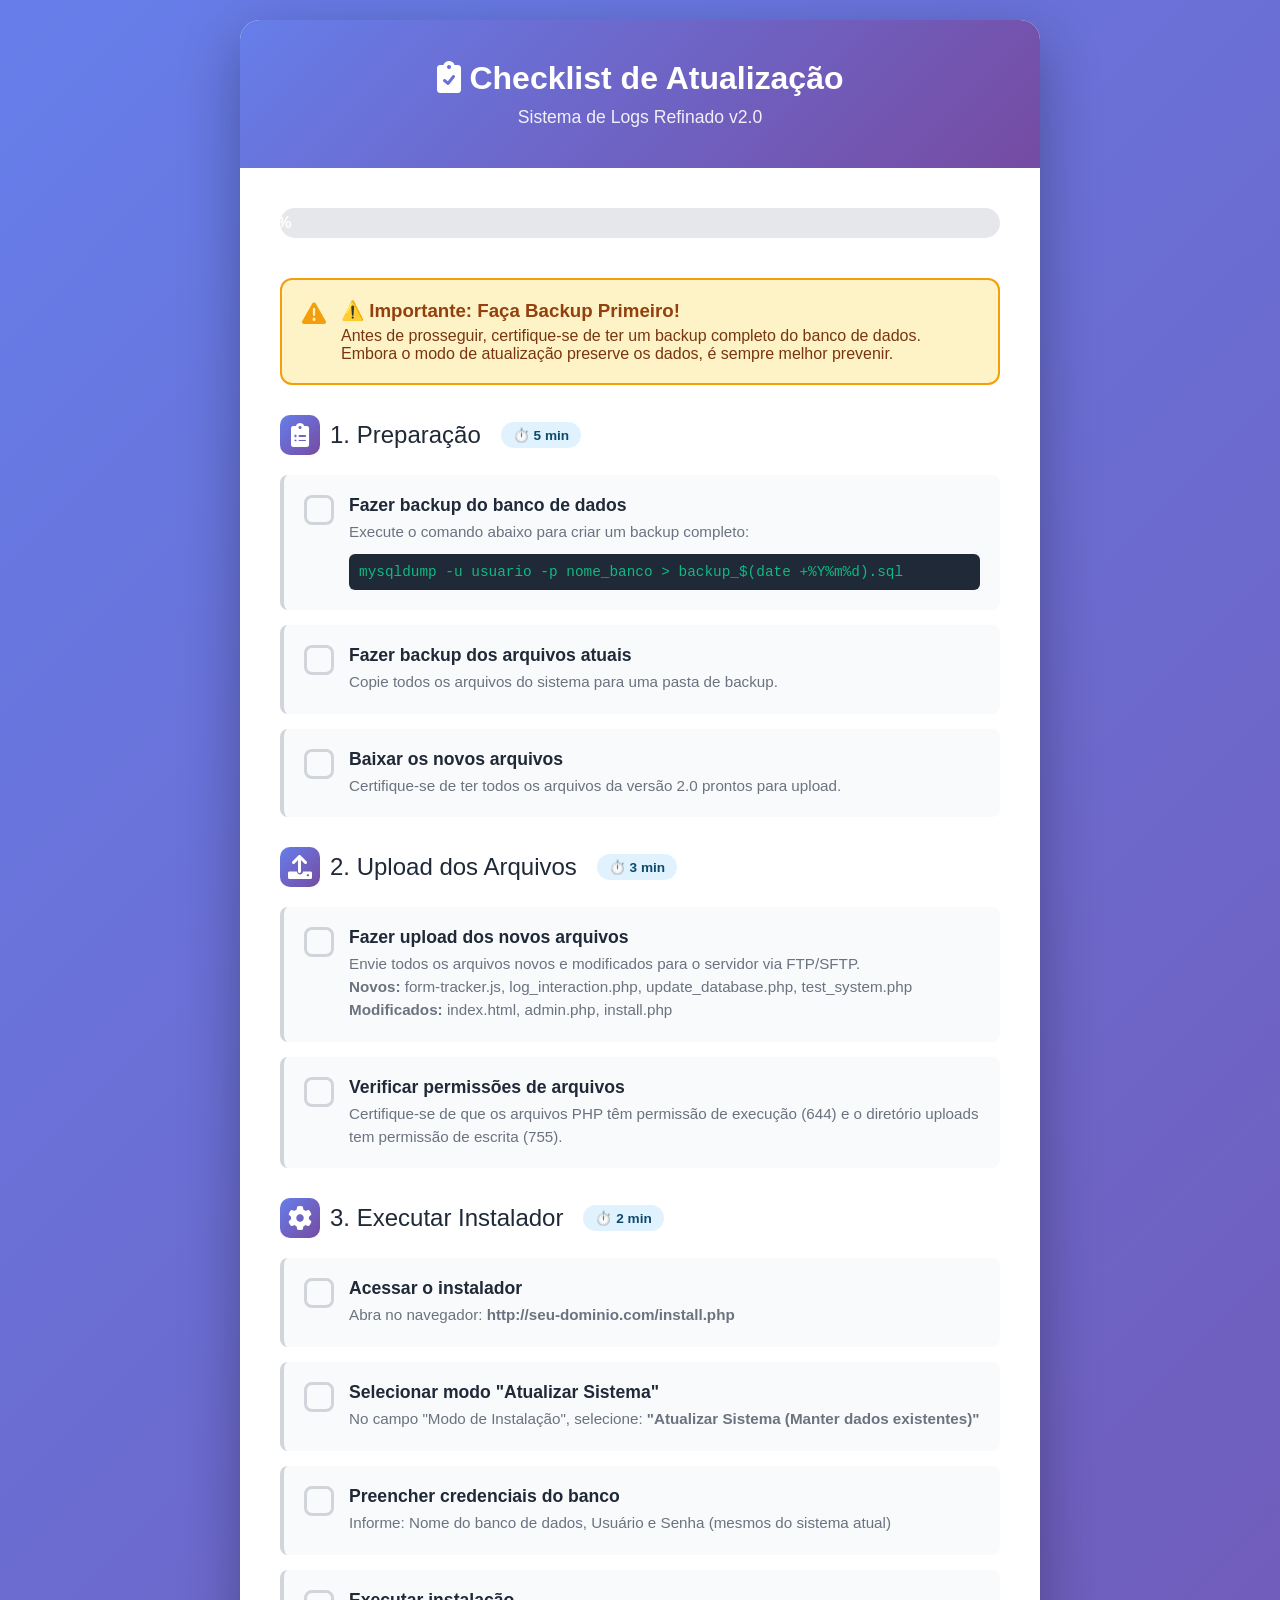
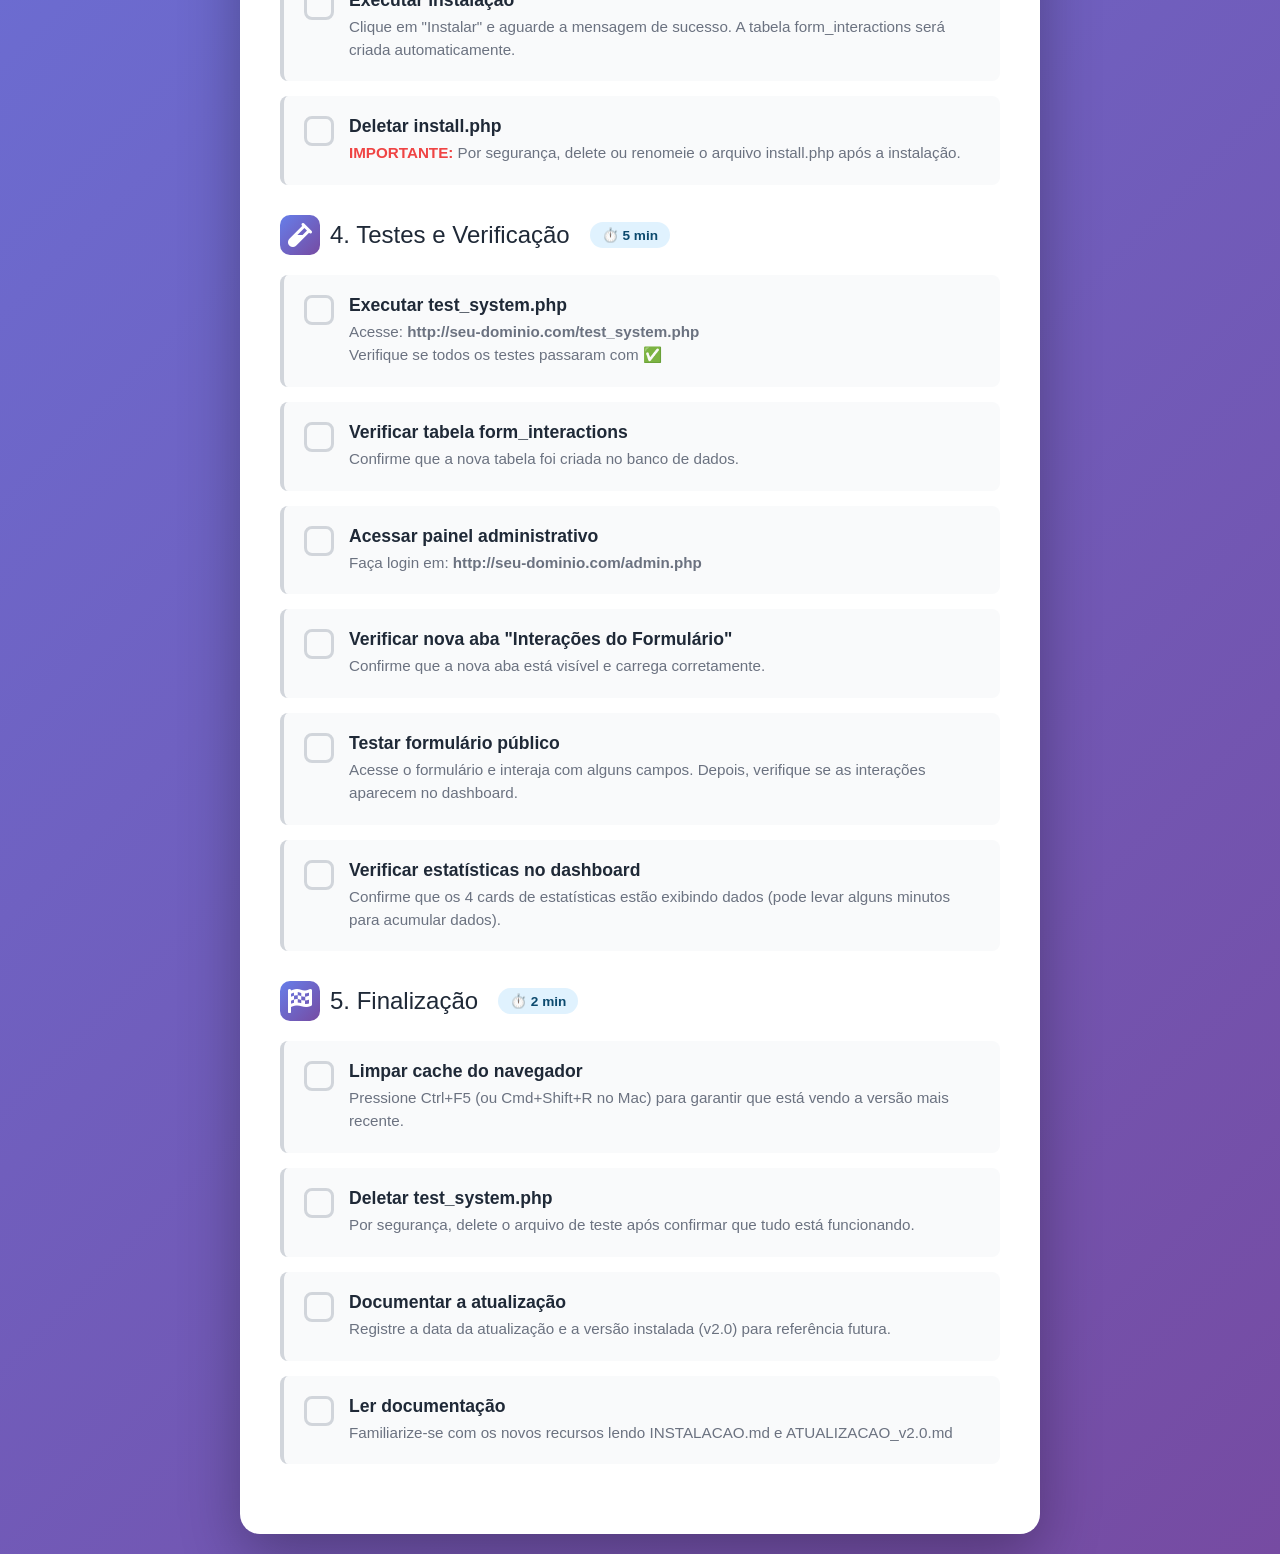
<file: CHECKLIST_ATUALIZACAO.html>
<!DOCTYPE html>
<html lang="pt-BR">
<head>
    <meta charset="UTF-8">
    <meta name="viewport" content="width=device-width, initial-scale=1.0">
    <title>Checklist de Atualização - Sistema v2.0</title>
    <link href="https://cdnjs.cloudflare.com/ajax/libs/font-awesome/6.0.0/css/all.min.css" rel="stylesheet">
    <style>
        * { margin: 0; padding: 0; box-sizing: border-box; }
        body {
            font-family: 'Segoe UI', Tahoma, Geneva, Verdana, sans-serif;
            background: linear-gradient(135deg, #667eea 0%, #764ba2 100%);
            padding: 20px;
            min-height: 100vh;
        }
        .container {
            max-width: 800px;
            margin: 0 auto;
            background: white;
            border-radius: 20px;
            box-shadow: 0 20px 60px rgba(0,0,0,0.3);
            overflow: hidden;
        }
        .header {
            background: linear-gradient(135deg, #667eea 0%, #764ba2 100%);
            color: white;
            padding: 40px;
            text-align: center;
        }
        .header h1 {
            font-size: 2rem;
            margin-bottom: 10px;
        }
        .header p {
            font-size: 1.1rem;
            opacity: 0.9;
        }
        .content {
            padding: 40px;
        }
        .progress-bar {
            background: #e5e7eb;
            height: 30px;
            border-radius: 15px;
            overflow: hidden;
            margin-bottom: 40px;
        }
        .progress-fill {
            background: linear-gradient(90deg, #10b981 0%, #059669 100%);
            height: 100%;
            width: 0%;
            transition: width 0.5s ease;
            display: flex;
            align-items: center;
            justify-content: center;
            color: white;
            font-weight: bold;
        }
        .section {
            margin-bottom: 30px;
        }
        .section-title {
            font-size: 1.5rem;
            color: #1f2937;
            margin-bottom: 20px;
            display: flex;
            align-items: center;
            gap: 10px;
        }
        .section-icon {
            width: 40px;
            height: 40px;
            background: linear-gradient(135deg, #667eea 0%, #764ba2 100%);
            border-radius: 10px;
            display: flex;
            align-items: center;
            justify-content: center;
            color: white;
        }
        .checklist-item {
            background: #f9fafb;
            border-left: 4px solid #d1d5db;
            padding: 20px;
            margin-bottom: 15px;
            border-radius: 8px;
            display: flex;
            align-items: flex-start;
            gap: 15px;
            transition: all 0.3s ease;
            cursor: pointer;
        }
        .checklist-item:hover {
            background: #f3f4f6;
            transform: translateX(5px);
        }
        .checklist-item.checked {
            background: #d1fae5;
            border-left-color: #10b981;
        }
        .checkbox {
            width: 30px;
            height: 30px;
            border: 3px solid #d1d5db;
            border-radius: 8px;
            display: flex;
            align-items: center;
            justify-content: center;
            flex-shrink: 0;
            transition: all 0.3s ease;
        }
        .checklist-item.checked .checkbox {
            background: #10b981;
            border-color: #10b981;
            color: white;
        }
        .item-content {
            flex: 1;
        }
        .item-title {
            font-weight: 600;
            color: #1f2937;
            margin-bottom: 5px;
            font-size: 1.1rem;
        }
        .item-description {
            color: #6b7280;
            font-size: 0.95rem;
            line-height: 1.5;
        }
        .item-code {
            background: #1f2937;
            color: #10b981;
            padding: 10px;
            border-radius: 6px;
            font-family: 'Courier New', monospace;
            font-size: 0.9rem;
            margin-top: 10px;
            overflow-x: auto;
        }
        .alert {
            background: #fef3c7;
            border: 2px solid #f59e0b;
            border-radius: 12px;
            padding: 20px;
            margin-bottom: 30px;
            display: flex;
            gap: 15px;
        }
        .alert-icon {
            font-size: 24px;
            color: #f59e0b;
        }
        .alert-content h3 {
            color: #92400e;
            margin-bottom: 5px;
        }
        .alert-content p {
            color: #78350f;
        }
        .success-message {
            background: #d1fae5;
            border: 2px solid #10b981;
            border-radius: 12px;
            padding: 30px;
            text-align: center;
            display: none;
        }
        .success-message h2 {
            color: #065f46;
            font-size: 2rem;
            margin-bottom: 15px;
        }
        .success-message p {
            color: #047857;
            font-size: 1.1rem;
            line-height: 1.8;
        }
        .btn {
            display: inline-block;
            padding: 12px 24px;
            background: linear-gradient(135deg, #667eea 0%, #764ba2 100%);
            color: white;
            text-decoration: none;
            border-radius: 8px;
            font-weight: 600;
            margin-top: 15px;
            transition: transform 0.3s ease;
        }
        .btn:hover {
            transform: translateY(-2px);
        }
        .time-estimate {
            display: inline-block;
            background: #e0f2fe;
            color: #0c4a6e;
            padding: 5px 12px;
            border-radius: 20px;
            font-size: 0.85rem;
            font-weight: 600;
            margin-left: 10px;
        }
    </style>
</head>
<body>
    <div class="container">
        <div class="header">
            <h1><i class="fas fa-clipboard-check"></i> Checklist de Atualização</h1>
            <p>Sistema de Logs Refinado v2.0</p>
        </div>

        <div class="content">
            <div class="progress-bar">
                <div class="progress-fill" id="progressBar">0%</div>
            </div>

            <div class="alert">
                <div class="alert-icon">
                    <i class="fas fa-exclamation-triangle"></i>
                </div>
                <div class="alert-content">
                    <h3>⚠️ Importante: Faça Backup Primeiro!</h3>
                    <p>Antes de prosseguir, certifique-se de ter um backup completo do banco de dados. Embora o modo de atualização preserve os dados, é sempre melhor prevenir.</p>
                </div>
            </div>

            <!-- Seção 1: Preparação -->
            <div class="section">
                <div class="section-title">
                    <div class="section-icon">
                        <i class="fas fa-clipboard-list"></i>
                    </div>
                    <span>1. Preparação</span>
                    <span class="time-estimate">⏱️ 5 min</span>
                </div>

                <div class="checklist-item" onclick="toggleCheck(this)">
                    <div class="checkbox"></div>
                    <div class="item-content">
                        <div class="item-title">Fazer backup do banco de dados</div>
                        <div class="item-description">
                            Execute o comando abaixo para criar um backup completo:
                        </div>
                        <div class="item-code">mysqldump -u usuario -p nome_banco > backup_$(date +%Y%m%d).sql</div>
                    </div>
                </div>

                <div class="checklist-item" onclick="toggleCheck(this)">
                    <div class="checkbox"></div>
                    <div class="item-content">
                        <div class="item-title">Fazer backup dos arquivos atuais</div>
                        <div class="item-description">
                            Copie todos os arquivos do sistema para uma pasta de backup.
                        </div>
                    </div>
                </div>

                <div class="checklist-item" onclick="toggleCheck(this)">
                    <div class="checkbox"></div>
                    <div class="item-content">
                        <div class="item-title">Baixar os novos arquivos</div>
                        <div class="item-description">
                            Certifique-se de ter todos os arquivos da versão 2.0 prontos para upload.
                        </div>
                    </div>
                </div>
            </div>

            <!-- Seção 2: Upload -->
            <div class="section">
                <div class="section-title">
                    <div class="section-icon">
                        <i class="fas fa-upload"></i>
                    </div>
                    <span>2. Upload dos Arquivos</span>
                    <span class="time-estimate">⏱️ 3 min</span>
                </div>

                <div class="checklist-item" onclick="toggleCheck(this)">
                    <div class="checkbox"></div>
                    <div class="item-content">
                        <div class="item-title">Fazer upload dos novos arquivos</div>
                        <div class="item-description">
                            Envie todos os arquivos novos e modificados para o servidor via FTP/SFTP.
                            <br><strong>Novos:</strong> form-tracker.js, log_interaction.php, update_database.php, test_system.php
                            <br><strong>Modificados:</strong> index.html, admin.php, install.php
                        </div>
                    </div>
                </div>

                <div class="checklist-item" onclick="toggleCheck(this)">
                    <div class="checkbox"></div>
                    <div class="item-content">
                        <div class="item-title">Verificar permissões de arquivos</div>
                        <div class="item-description">
                            Certifique-se de que os arquivos PHP têm permissão de execução (644) e o diretório uploads tem permissão de escrita (755).
                        </div>
                    </div>
                </div>
            </div>

            <!-- Seção 3: Instalação -->
            <div class="section">
                <div class="section-title">
                    <div class="section-icon">
                        <i class="fas fa-cog"></i>
                    </div>
                    <span>3. Executar Instalador</span>
                    <span class="time-estimate">⏱️ 2 min</span>
                </div>

                <div class="checklist-item" onclick="toggleCheck(this)">
                    <div class="checkbox"></div>
                    <div class="item-content">
                        <div class="item-title">Acessar o instalador</div>
                        <div class="item-description">
                            Abra no navegador: <strong>http://seu-dominio.com/install.php</strong>
                        </div>
                    </div>
                </div>

                <div class="checklist-item" onclick="toggleCheck(this)">
                    <div class="checkbox"></div>
                    <div class="item-content">
                        <div class="item-title">Selecionar modo "Atualizar Sistema"</div>
                        <div class="item-description">
                            No campo "Modo de Instalação", selecione: <strong>"Atualizar Sistema (Manter dados existentes)"</strong>
                        </div>
                    </div>
                </div>

                <div class="checklist-item" onclick="toggleCheck(this)">
                    <div class="checkbox"></div>
                    <div class="item-content">
                        <div class="item-title">Preencher credenciais do banco</div>
                        <div class="item-description">
                            Informe: Nome do banco de dados, Usuário e Senha (mesmos do sistema atual)
                        </div>
                    </div>
                </div>

                <div class="checklist-item" onclick="toggleCheck(this)">
                    <div class="checkbox"></div>
                    <div class="item-content">
                        <div class="item-title">Executar instalação</div>
                        <div class="item-description">
                            Clique em "Instalar" e aguarde a mensagem de sucesso. A tabela form_interactions será criada automaticamente.
                        </div>
                    </div>
                </div>

                <div class="checklist-item" onclick="toggleCheck(this)">
                    <div class="checkbox"></div>
                    <div class="item-content">
                        <div class="item-title">Deletar install.php</div>
                        <div class="item-description">
                            <strong style="color: #ef4444;">IMPORTANTE:</strong> Por segurança, delete ou renomeie o arquivo install.php após a instalação.
                        </div>
                    </div>
                </div>
            </div>

            <!-- Seção 4: Testes -->
            <div class="section">
                <div class="section-title">
                    <div class="section-icon">
                        <i class="fas fa-vial"></i>
                    </div>
                    <span>4. Testes e Verificação</span>
                    <span class="time-estimate">⏱️ 5 min</span>
                </div>

                <div class="checklist-item" onclick="toggleCheck(this)">
                    <div class="checkbox"></div>
                    <div class="item-content">
                        <div class="item-title">Executar test_system.php</div>
                        <div class="item-description">
                            Acesse: <strong>http://seu-dominio.com/test_system.php</strong>
                            <br>Verifique se todos os testes passaram com ✅
                        </div>
                    </div>
                </div>

                <div class="checklist-item" onclick="toggleCheck(this)">
                    <div class="checkbox"></div>
                    <div class="item-content">
                        <div class="item-title">Verificar tabela form_interactions</div>
                        <div class="item-description">
                            Confirme que a nova tabela foi criada no banco de dados.
                        </div>
                    </div>
                </div>

                <div class="checklist-item" onclick="toggleCheck(this)">
                    <div class="checkbox"></div>
                    <div class="item-content">
                        <div class="item-title">Acessar painel administrativo</div>
                        <div class="item-description">
                            Faça login em: <strong>http://seu-dominio.com/admin.php</strong>
                        </div>
                    </div>
                </div>

                <div class="checklist-item" onclick="toggleCheck(this)">
                    <div class="checkbox"></div>
                    <div class="item-content">
                        <div class="item-title">Verificar nova aba "Interações do Formulário"</div>
                        <div class="item-description">
                            Confirme que a nova aba está visível e carrega corretamente.
                        </div>
                    </div>
                </div>

                <div class="checklist-item" onclick="toggleCheck(this)">
                    <div class="checkbox"></div>
                    <div class="item-content">
                        <div class="item-title">Testar formulário público</div>
                        <div class="item-description">
                            Acesse o formulário e interaja com alguns campos. Depois, verifique se as interações aparecem no dashboard.
                        </div>
                    </div>
                </div>

                <div class="checklist-item" onclick="toggleCheck(this)">
                    <div class="checkbox"></div>
                    <div class="item-content">
                        <div class="item-title">Verificar estatísticas no dashboard</div>
                        <div class="item-description">
                            Confirme que os 4 cards de estatísticas estão exibindo dados (pode levar alguns minutos para acumular dados).
                        </div>
                    </div>
                </div>
            </div>

            <!-- Seção 5: Finalização -->
            <div class="section">
                <div class="section-title">
                    <div class="section-icon">
                        <i class="fas fa-flag-checkered"></i>
                    </div>
                    <span>5. Finalização</span>
                    <span class="time-estimate">⏱️ 2 min</span>
                </div>

                <div class="checklist-item" onclick="toggleCheck(this)">
                    <div class="checkbox"></div>
                    <div class="item-content">
                        <div class="item-title">Limpar cache do navegador</div>
                        <div class="item-description">
                            Pressione Ctrl+F5 (ou Cmd+Shift+R no Mac) para garantir que está vendo a versão mais recente.
                        </div>
                    </div>
                </div>

                <div class="checklist-item" onclick="toggleCheck(this)">
                    <div class="checkbox"></div>
                    <div class="item-content">
                        <div class="item-title">Deletar test_system.php</div>
                        <div class="item-description">
                            Por segurança, delete o arquivo de teste após confirmar que tudo está funcionando.
                        </div>
                    </div>
                </div>

                <div class="checklist-item" onclick="toggleCheck(this)">
                    <div class="checkbox"></div>
                    <div class="item-content">
                        <div class="item-title">Documentar a atualização</div>
                        <div class="item-description">
                            Registre a data da atualização e a versão instalada (v2.0) para referência futura.
                        </div>
                    </div>
                </div>

                <div class="checklist-item" onclick="toggleCheck(this)">
                    <div class="checkbox"></div>
                    <div class="item-content">
                        <div class="item-title">Ler documentação</div>
                        <div class="item-description">
                            Familiarize-se com os novos recursos lendo INSTALACAO.md e ATUALIZACAO_v2.0.md
                        </div>
                    </div>
                </div>
            </div>

            <div class="success-message" id="successMessage">
                <h2><i class="fas fa-trophy"></i> Parabéns!</h2>
                <p>
                    Você completou todos os passos da atualização!<br><br>
                    O sistema v2.0 está pronto para uso. Agora você pode monitorar todas as interações
                    do formulário e otimizar a taxa de conversão com base em dados reais.
                </p>
                <a href="admin.php" class="btn">
                    <i class="fas fa-chart-line"></i> Acessar Dashboard
                </a>
            </div>
        </div>
    </div>

    <script>
        function toggleCheck(element) {
            element.classList.toggle('checked');
            const checkbox = element.querySelector('.checkbox');
            
            if (element.classList.contains('checked')) {
                checkbox.innerHTML = '<i class="fas fa-check"></i>';
            } else {
                checkbox.innerHTML = '';
            }
            
            updateProgress();
        }

        function updateProgress() {
            const total = document.querySelectorAll('.checklist-item').length;
            const checked = document.querySelectorAll('.checklist-item.checked').length;
            const percentage = Math.round((checked / total) * 100);
            
            const progressBar = document.getElementById('progressBar');
            progressBar.style.width = percentage + '%';
            progressBar.textContent = percentage + '%';
            
            // Mostrar mensagem de sucesso quando completar 100%
            if (percentage === 100) {
                setTimeout(() => {
                    document.getElementById('successMessage').style.display = 'block';
                    document.getElementById('successMessage').scrollIntoView({ behavior: 'smooth' });
                }, 500);
            } else {
                document.getElementById('successMessage').style.display = 'none';
            }
        }

        // Inicializar progresso
        updateProgress();
    </script>
</body>
</html>
</file>
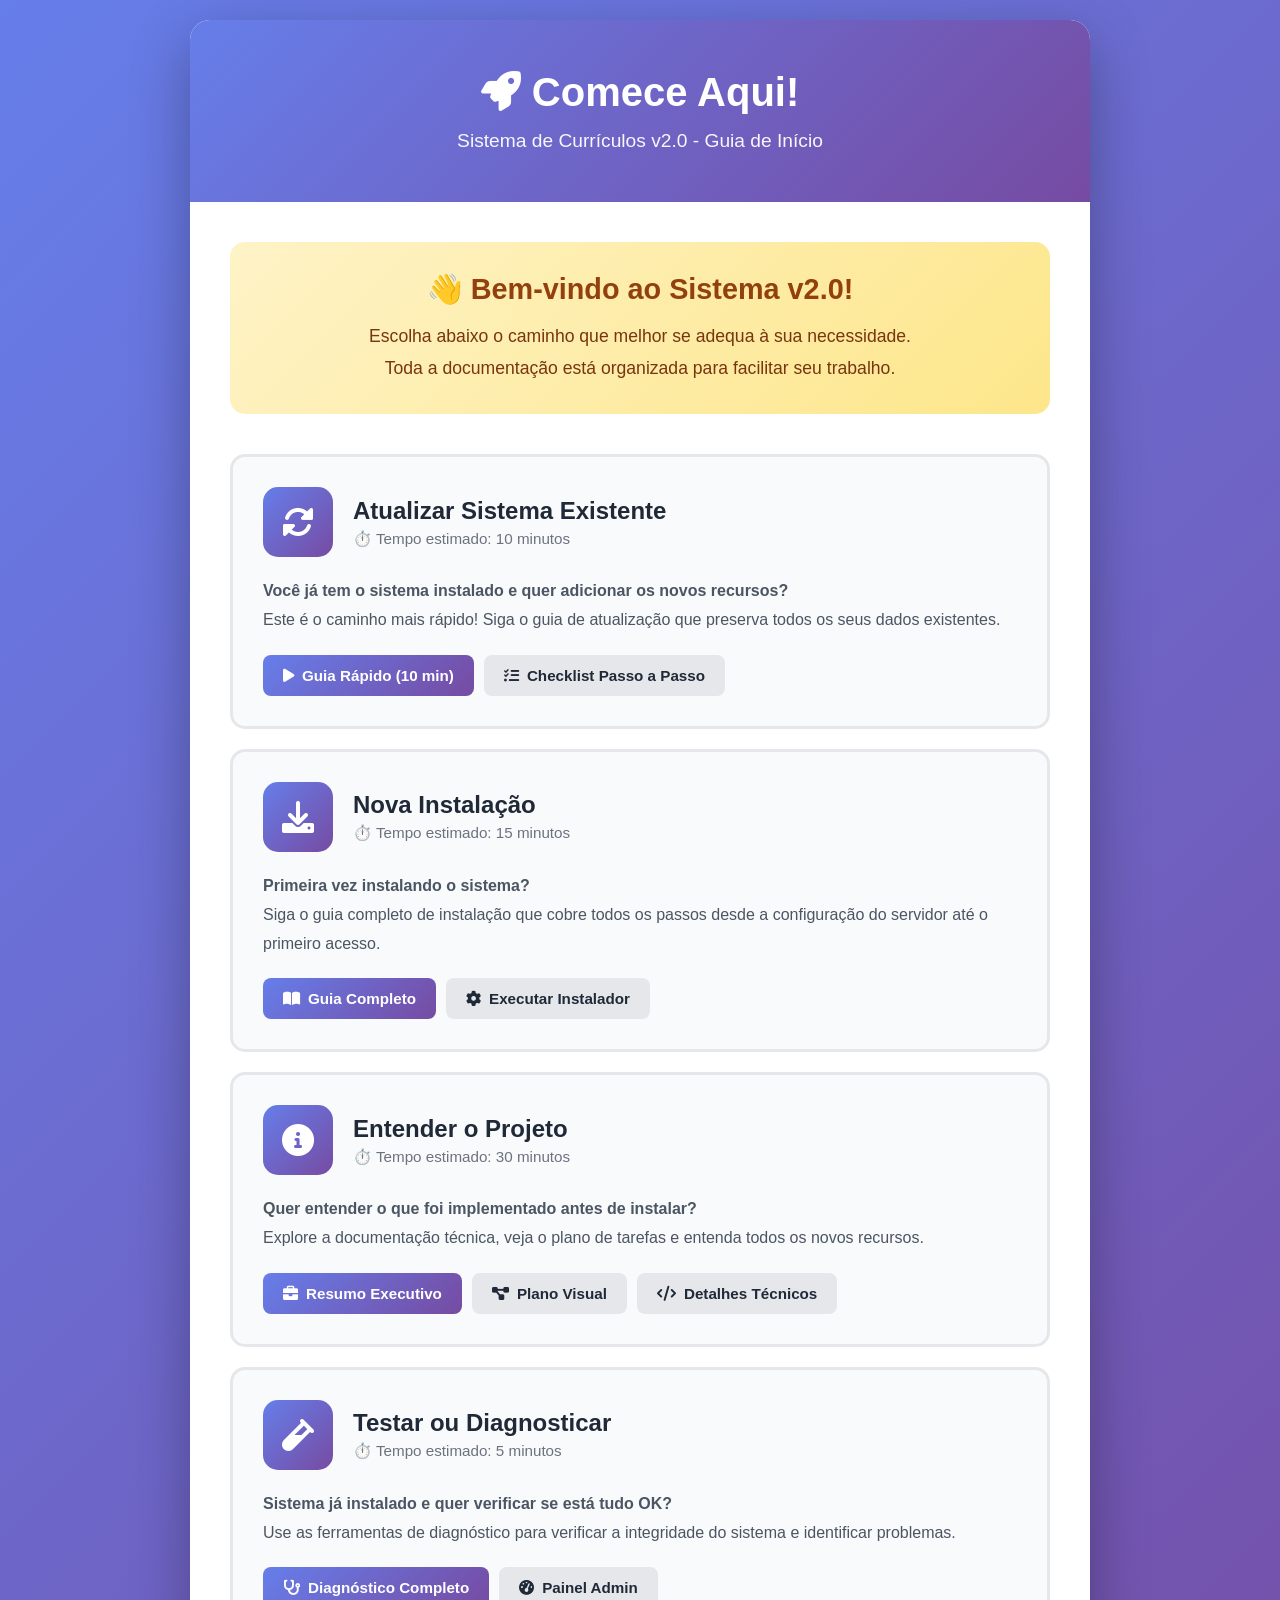
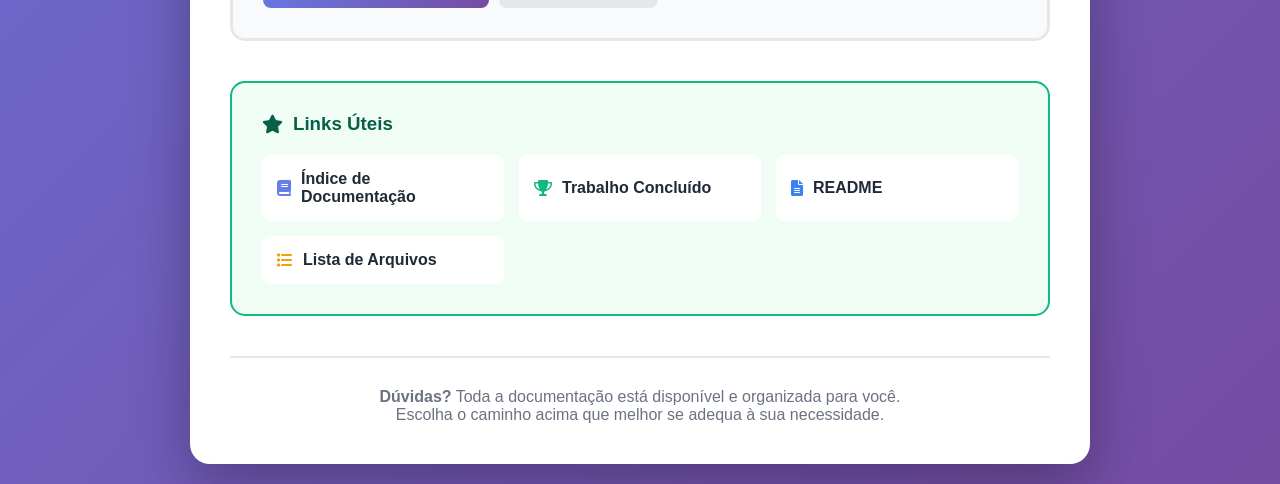
<file: COMECE_AQUI.html>
<!DOCTYPE html>
<html lang="pt-BR">
<head>
    <meta charset="UTF-8">
    <meta name="viewport" content="width=device-width, initial-scale=1.0">
    <title>🚀 Comece Aqui - Sistema v2.0</title>
    <link href="https://cdnjs.cloudflare.com/ajax/libs/font-awesome/6.0.0/css/all.min.css" rel="stylesheet">
    <style>
        * { margin: 0; padding: 0; box-sizing: border-box; }
        body {
            font-family: 'Segoe UI', Tahoma, Geneva, Verdana, sans-serif;
            background: linear-gradient(135deg, #667eea 0%, #764ba2 100%);
            padding: 20px;
            min-height: 100vh;
            display: flex;
            align-items: center;
            justify-content: center;
        }
        .container {
            max-width: 900px;
            background: white;
            border-radius: 20px;
            box-shadow: 0 20px 60px rgba(0,0,0,0.3);
            overflow: hidden;
        }
        .header {
            background: linear-gradient(135deg, #667eea 0%, #764ba2 100%);
            color: white;
            padding: 50px 40px;
            text-align: center;
        }
        .header h1 {
            font-size: 2.5rem;
            margin-bottom: 15px;
        }
        .header p {
            font-size: 1.2rem;
            opacity: 0.95;
        }
        .content {
            padding: 40px;
        }
        .welcome-box {
            background: linear-gradient(135deg, #fef3c7 0%, #fde68a 100%);
            border-radius: 15px;
            padding: 30px;
            margin-bottom: 40px;
            text-align: center;
        }
        .welcome-box h2 {
            color: #92400e;
            font-size: 1.8rem;
            margin-bottom: 15px;
        }
        .welcome-box p {
            color: #78350f;
            font-size: 1.1rem;
            line-height: 1.8;
        }
        .path-selector {
            display: grid;
            gap: 20px;
            margin-bottom: 40px;
        }
        .path-card {
            background: #f9fafb;
            border: 3px solid #e5e7eb;
            border-radius: 15px;
            padding: 30px;
            transition: all 0.3s ease;
            cursor: pointer;
        }
        .path-card:hover {
            border-color: #667eea;
            transform: translateY(-5px);
            box-shadow: 0 10px 30px rgba(102, 126, 234, 0.2);
        }
        .path-header {
            display: flex;
            align-items: center;
            gap: 20px;
            margin-bottom: 20px;
        }
        .path-icon {
            width: 70px;
            height: 70px;
            background: linear-gradient(135deg, #667eea 0%, #764ba2 100%);
            border-radius: 15px;
            display: flex;
            align-items: center;
            justify-content: center;
            color: white;
            font-size: 32px;
            flex-shrink: 0;
        }
        .path-title h3 {
            color: #1f2937;
            font-size: 1.5rem;
            margin-bottom: 5px;
        }
        .path-title p {
            color: #6b7280;
            font-size: 0.95rem;
        }
        .path-content {
            color: #4b5563;
            line-height: 1.8;
            margin-bottom: 20px;
        }
        .path-links {
            display: flex;
            gap: 10px;
            flex-wrap: wrap;
        }
        .btn {
            display: inline-flex;
            align-items: center;
            gap: 8px;
            padding: 12px 20px;
            background: linear-gradient(135deg, #667eea 0%, #764ba2 100%);
            color: white;
            text-decoration: none;
            border-radius: 8px;
            font-weight: 600;
            transition: transform 0.3s ease;
            font-size: 0.95rem;
        }
        .btn:hover {
            transform: translateY(-2px);
        }
        .btn-secondary {
            background: #e5e7eb;
            color: #1f2937;
        }
        .btn-secondary:hover {
            background: #d1d5db;
        }
        .quick-links {
            background: #f0fdf4;
            border: 2px solid #10b981;
            border-radius: 15px;
            padding: 30px;
        }
        .quick-links h3 {
            color: #065f46;
            margin-bottom: 20px;
            display: flex;
            align-items: center;
            gap: 10px;
        }
        .quick-links-grid {
            display: grid;
            grid-template-columns: repeat(auto-fit, minmax(200px, 1fr));
            gap: 15px;
        }
        .quick-link {
            display: flex;
            align-items: center;
            gap: 10px;
            padding: 15px;
            background: white;
            border-radius: 8px;
            text-decoration: none;
            color: #1f2937;
            font-weight: 600;
            transition: all 0.3s ease;
        }
        .quick-link:hover {
            background: #d1fae5;
            transform: translateX(5px);
        }
    </style>
</head>
<body>
    <div class="container">
        <div class="header">
            <h1><i class="fas fa-rocket"></i> Comece Aqui!</h1>
            <p>Sistema de Currículos v2.0 - Guia de Início</p>
        </div>

        <div class="content">
            <div class="welcome-box">
                <h2>👋 Bem-vindo ao Sistema v2.0!</h2>
                <p>
                    Escolha abaixo o caminho que melhor se adequa à sua necessidade.<br>
                    Toda a documentação está organizada para facilitar seu trabalho.
                </p>
            </div>

            <div class="path-selector">
                <!-- Caminho 1: Atualizar -->
                <div class="path-card">
                    <div class="path-header">
                        <div class="path-icon">
                            <i class="fas fa-sync-alt"></i>
                        </div>
                        <div class="path-title">
                            <h3>Atualizar Sistema Existente</h3>
                            <p>⏱️ Tempo estimado: 10 minutos</p>
                        </div>
                    </div>
                    <div class="path-content">
                        <strong>Você já tem o sistema instalado e quer adicionar os novos recursos?</strong><br>
                        Este é o caminho mais rápido! Siga o guia de atualização que preserva todos os seus dados existentes.
                    </div>
                    <div class="path-links">
                        <a href="INICIO_RAPIDO.md" class="btn">
                            <i class="fas fa-play"></i>
                            Guia Rápido (10 min)
                        </a>
                        <a href="CHECKLIST_ATUALIZACAO.html" class="btn btn-secondary">
                            <i class="fas fa-tasks"></i>
                            Checklist Passo a Passo
                        </a>
                    </div>
                </div>

                <!-- Caminho 2: Nova Instalação -->
                <div class="path-card">
                    <div class="path-header">
                        <div class="path-icon">
                            <i class="fas fa-download"></i>
                        </div>
                        <div class="path-title">
                            <h3>Nova Instalação</h3>
                            <p>⏱️ Tempo estimado: 15 minutos</p>
                        </div>
                    </div>
                    <div class="path-content">
                        <strong>Primeira vez instalando o sistema?</strong><br>
                        Siga o guia completo de instalação que cobre todos os passos desde a configuração do servidor até o primeiro acesso.
                    </div>
                    <div class="path-links">
                        <a href="INSTALACAO.md" class="btn">
                            <i class="fas fa-book-open"></i>
                            Guia Completo
                        </a>
                        <a href="install.php" class="btn btn-secondary">
                            <i class="fas fa-cog"></i>
                            Executar Instalador
                        </a>
                    </div>
                </div>

                <!-- Caminho 3: Entender o Projeto -->
                <div class="path-card">
                    <div class="path-header">
                        <div class="path-icon">
                            <i class="fas fa-info-circle"></i>
                        </div>
                        <div class="path-title">
                            <h3>Entender o Projeto</h3>
                            <p>⏱️ Tempo estimado: 30 minutos</p>
                        </div>
                    </div>
                    <div class="path-content">
                        <strong>Quer entender o que foi implementado antes de instalar?</strong><br>
                        Explore a documentação técnica, veja o plano de tarefas e entenda todos os novos recursos.
                    </div>
                    <div class="path-links">
                        <a href="RESUMO_EXECUTIVO.md" class="btn">
                            <i class="fas fa-briefcase"></i>
                            Resumo Executivo
                        </a>
                        <a href="PLANO_DE_TAREFAS.html" class="btn btn-secondary">
                            <i class="fas fa-project-diagram"></i>
                            Plano Visual
                        </a>
                        <a href="ATUALIZACAO_v2.0.md" class="btn btn-secondary">
                            <i class="fas fa-code"></i>
                            Detalhes Técnicos
                        </a>
                    </div>
                </div>

                <!-- Caminho 4: Testar/Diagnosticar -->
                <div class="path-card">
                    <div class="path-header">
                        <div class="path-icon">
                            <i class="fas fa-vial"></i>
                        </div>
                        <div class="path-title">
                            <h3>Testar ou Diagnosticar</h3>
                            <p>⏱️ Tempo estimado: 5 minutos</p>
                        </div>
                    </div>
                    <div class="path-content">
                        <strong>Sistema já instalado e quer verificar se está tudo OK?</strong><br>
                        Use as ferramentas de diagnóstico para verificar a integridade do sistema e identificar problemas.
                    </div>
                    <div class="path-links">
                        <a href="test_system.php" class="btn">
                            <i class="fas fa-stethoscope"></i>
                            Diagnóstico Completo
                        </a>
                        <a href="admin.php" class="btn btn-secondary">
                            <i class="fas fa-tachometer-alt"></i>
                            Painel Admin
                        </a>
                    </div>
                </div>
            </div>

            <div class="quick-links">
                <h3><i class="fas fa-star"></i> Links Úteis</h3>
                <div class="quick-links-grid">
                    <a href="index_documentacao.html" class="quick-link">
                        <i class="fas fa-book" style="color: #667eea;"></i>
                        Índice de Documentação
                    </a>
                    <a href="TRABALHO_CONCLUIDO.html" class="quick-link">
                        <i class="fas fa-trophy" style="color: #10b981;"></i>
                        Trabalho Concluído
                    </a>
                    <a href="README.md" class="quick-link">
                        <i class="fas fa-file-alt" style="color: #3b82f6;"></i>
                        README
                    </a>
                    <a href="ARQUIVOS_CRIADOS.txt" class="quick-link">
                        <i class="fas fa-list" style="color: #f59e0b;"></i>
                        Lista de Arquivos
                    </a>
                </div>
            </div>

            <div style="text-align: center; margin-top: 40px; padding-top: 30px; border-top: 2px solid #e5e7eb;">
                <p style="color: #6b7280; font-size: 1rem;">
                    <strong>Dúvidas?</strong> Toda a documentação está disponível e organizada para você.<br>
                    Escolha o caminho acima que melhor se adequa à sua necessidade.
                </p>
            </div>
        </div>
    </div>
</body>
</html>
</file>
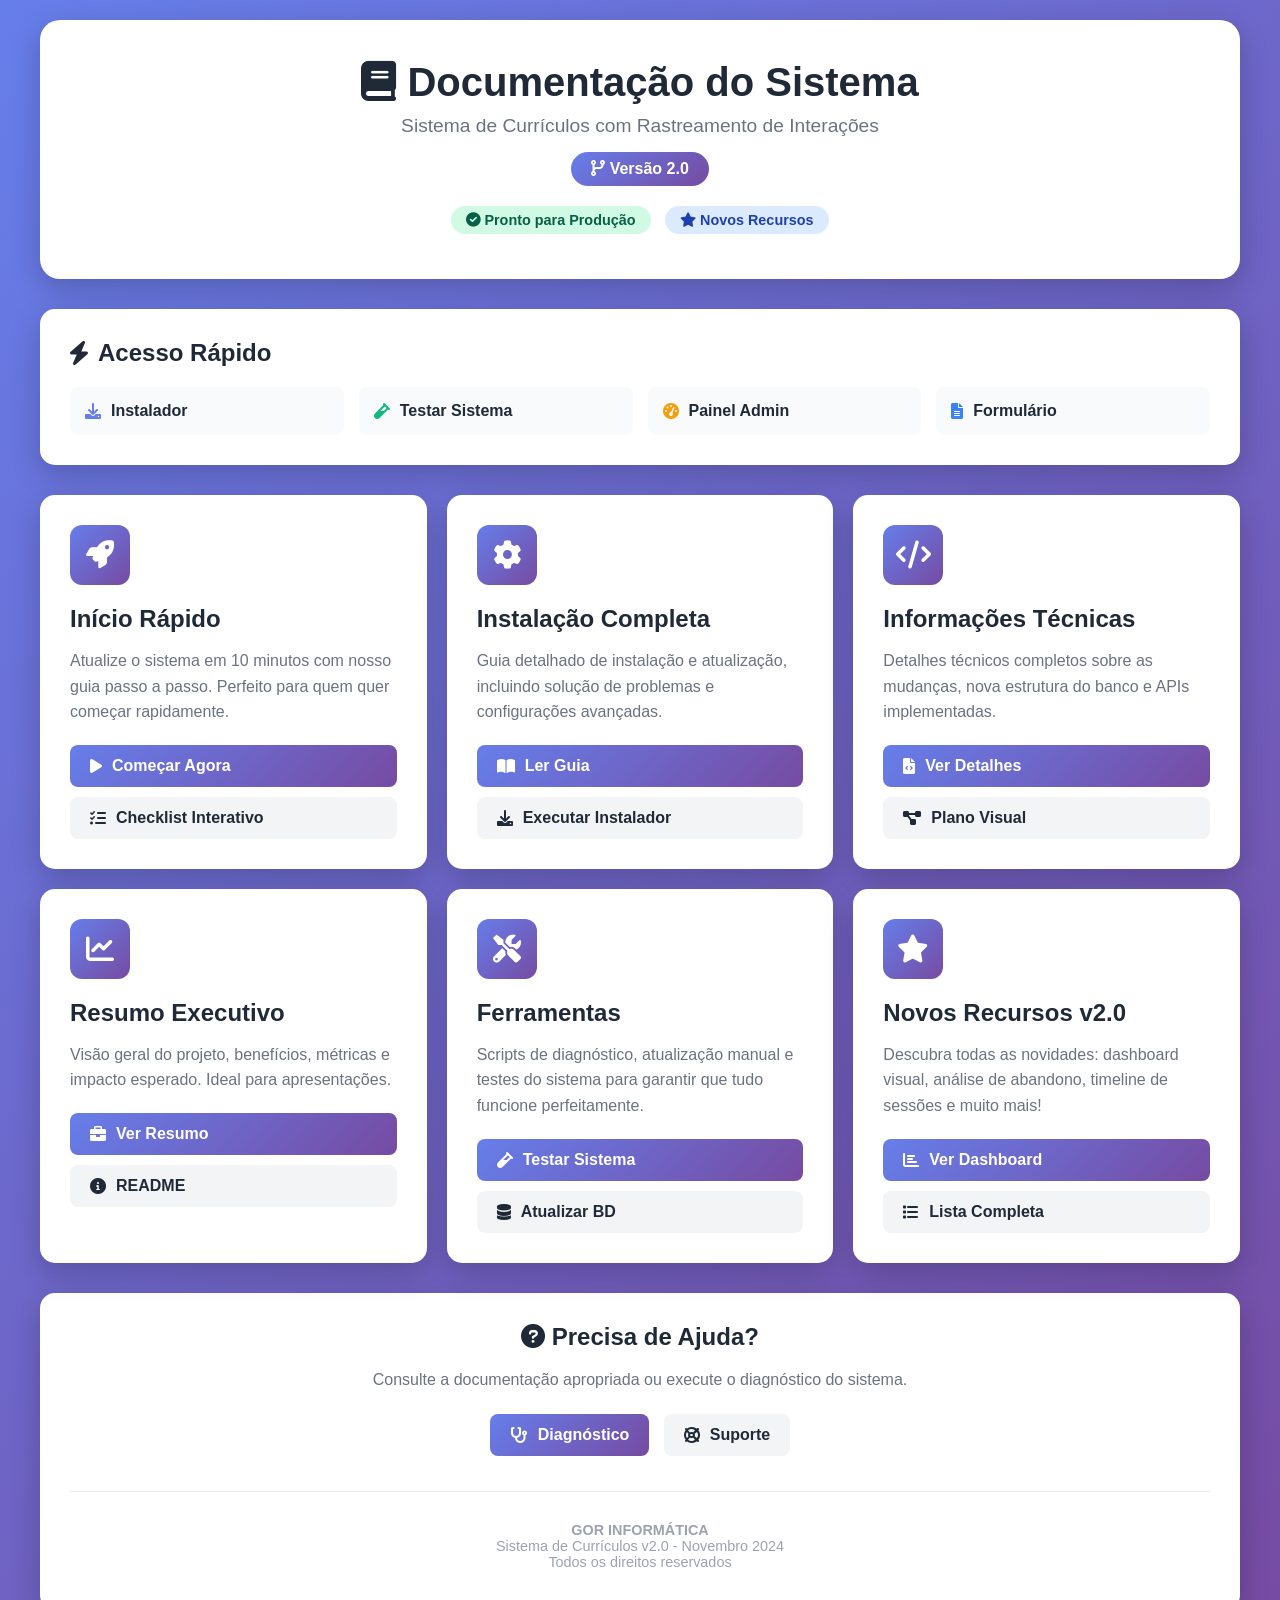
<file: index_documentacao.html>
<!DOCTYPE html>
<html lang="pt-BR">
<head>
    <meta charset="UTF-8">
    <meta name="viewport" content="width=device-width, initial-scale=1.0">
    <title>Documentação - Sistema de Currículos v2.0</title>
    <link href="https://cdnjs.cloudflare.com/ajax/libs/font-awesome/6.0.0/css/all.min.css" rel="stylesheet">
    <style>
        * { margin: 0; padding: 0; box-sizing: border-box; }
        body {
            font-family: 'Segoe UI', Tahoma, Geneva, Verdana, sans-serif;
            background: linear-gradient(135deg, #667eea 0%, #764ba2 100%);
            padding: 20px;
            min-height: 100vh;
        }
        .container {
            max-width: 1200px;
            margin: 0 auto;
        }
        .header {
            background: white;
            border-radius: 20px;
            padding: 40px;
            text-align: center;
            margin-bottom: 30px;
            box-shadow: 0 10px 30px rgba(0,0,0,0.2);
        }
        .header h1 {
            color: #1f2937;
            font-size: 2.5rem;
            margin-bottom: 10px;
        }
        .header p {
            color: #6b7280;
            font-size: 1.2rem;
        }
        .version-badge {
            display: inline-block;
            background: linear-gradient(135deg, #667eea 0%, #764ba2 100%);
            color: white;
            padding: 8px 20px;
            border-radius: 20px;
            font-weight: 600;
            margin-top: 15px;
        }
        .grid {
            display: grid;
            grid-template-columns: repeat(auto-fit, minmax(350px, 1fr));
            gap: 20px;
            margin-bottom: 30px;
        }
        .card {
            background: white;
            border-radius: 15px;
            padding: 30px;
            box-shadow: 0 10px 30px rgba(0,0,0,0.2);
            transition: transform 0.3s ease, box-shadow 0.3s ease;
        }
        .card:hover {
            transform: translateY(-5px);
            box-shadow: 0 15px 40px rgba(0,0,0,0.3);
        }
        .card-icon {
            width: 60px;
            height: 60px;
            background: linear-gradient(135deg, #667eea 0%, #764ba2 100%);
            border-radius: 12px;
            display: flex;
            align-items: center;
            justify-content: center;
            color: white;
            font-size: 28px;
            margin-bottom: 20px;
        }
        .card h2 {
            color: #1f2937;
            font-size: 1.5rem;
            margin-bottom: 15px;
        }
        .card p {
            color: #6b7280;
            line-height: 1.6;
            margin-bottom: 20px;
        }
        .card-links {
            display: flex;
            flex-direction: column;
            gap: 10px;
        }
        .btn {
            display: flex;
            align-items: center;
            gap: 10px;
            padding: 12px 20px;
            background: #f3f4f6;
            color: #1f2937;
            text-decoration: none;
            border-radius: 8px;
            font-weight: 600;
            transition: all 0.3s ease;
        }
        .btn:hover {
            background: linear-gradient(135deg, #667eea 0%, #764ba2 100%);
            color: white;
        }
        .btn-primary {
            background: linear-gradient(135deg, #667eea 0%, #764ba2 100%);
            color: white;
        }
        .btn-primary:hover {
            background: linear-gradient(135deg, #764ba2 0%, #667eea 100%);
        }
        .quick-links {
            background: white;
            border-radius: 15px;
            padding: 30px;
            box-shadow: 0 10px 30px rgba(0,0,0,0.2);
            margin-bottom: 30px;
        }
        .quick-links h2 {
            color: #1f2937;
            margin-bottom: 20px;
            display: flex;
            align-items: center;
            gap: 10px;
        }
        .quick-links-grid {
            display: grid;
            grid-template-columns: repeat(auto-fit, minmax(200px, 1fr));
            gap: 15px;
        }
        .quick-link {
            display: flex;
            align-items: center;
            gap: 10px;
            padding: 15px;
            background: #f9fafb;
            border-radius: 8px;
            text-decoration: none;
            color: #1f2937;
            font-weight: 600;
            transition: all 0.3s ease;
        }
        .quick-link:hover {
            background: #e5e7eb;
            transform: translateX(5px);
        }
        .footer {
            background: white;
            border-radius: 15px;
            padding: 30px;
            text-align: center;
            box-shadow: 0 10px 30px rgba(0,0,0,0.2);
        }
        .footer p {
            color: #6b7280;
            margin-bottom: 10px;
        }
        .status-badge {
            display: inline-block;
            padding: 6px 15px;
            border-radius: 20px;
            font-size: 0.9rem;
            font-weight: 600;
            margin: 5px;
        }
        .status-ready {
            background: #d1fae5;
            color: #065f46;
        }
        .status-new {
            background: #dbeafe;
            color: #1e40af;
        }
    </style>
</head>
<body>
    <div class="container">
        <div class="header">
            <h1><i class="fas fa-book"></i> Documentação do Sistema</h1>
            <p>Sistema de Currículos com Rastreamento de Interações</p>
            <div class="version-badge">
                <i class="fas fa-code-branch"></i> Versão 2.0
            </div>
            <div style="margin-top: 15px;">
                <span class="status-badge status-ready">
                    <i class="fas fa-check-circle"></i> Pronto para Produção
                </span>
                <span class="status-badge status-new">
                    <i class="fas fa-star"></i> Novos Recursos
                </span>
            </div>
        </div>

        <div class="quick-links">
            <h2><i class="fas fa-bolt"></i> Acesso Rápido</h2>
            <div class="quick-links-grid">
                <a href="install.php" class="quick-link">
                    <i class="fas fa-download" style="color: #667eea;"></i>
                    Instalador
                </a>
                <a href="test_system.php" class="quick-link">
                    <i class="fas fa-vial" style="color: #10b981;"></i>
                    Testar Sistema
                </a>
                <a href="admin.php" class="quick-link">
                    <i class="fas fa-tachometer-alt" style="color: #f59e0b;"></i>
                    Painel Admin
                </a>
                <a href="index.html" class="quick-link">
                    <i class="fas fa-file-alt" style="color: #3b82f6;"></i>
                    Formulário
                </a>
            </div>
        </div>

        <div class="grid">
            <!-- Card 1: Início Rápido -->
            <div class="card">
                <div class="card-icon">
                    <i class="fas fa-rocket"></i>
                </div>
                <h2>Início Rápido</h2>
                <p>Atualize o sistema em 10 minutos com nosso guia passo a passo. Perfeito para quem quer começar rapidamente.</p>
                <div class="card-links">
                    <a href="INICIO_RAPIDO.md" class="btn btn-primary">
                        <i class="fas fa-play"></i>
                        Começar Agora
                    </a>
                    <a href="CHECKLIST_ATUALIZACAO.html" class="btn">
                        <i class="fas fa-tasks"></i>
                        Checklist Interativo
                    </a>
                </div>
            </div>

            <!-- Card 2: Instalação Completa -->
            <div class="card">
                <div class="card-icon">
                    <i class="fas fa-cog"></i>
                </div>
                <h2>Instalação Completa</h2>
                <p>Guia detalhado de instalação e atualização, incluindo solução de problemas e configurações avançadas.</p>
                <div class="card-links">
                    <a href="INSTALACAO.md" class="btn btn-primary">
                        <i class="fas fa-book-open"></i>
                        Ler Guia
                    </a>
                    <a href="install.php" class="btn">
                        <i class="fas fa-download"></i>
                        Executar Instalador
                    </a>
                </div>
            </div>

            <!-- Card 3: Informações Técnicas -->
            <div class="card">
                <div class="card-icon">
                    <i class="fas fa-code"></i>
                </div>
                <h2>Informações Técnicas</h2>
                <p>Detalhes técnicos completos sobre as mudanças, nova estrutura do banco e APIs implementadas.</p>
                <div class="card-links">
                    <a href="ATUALIZACAO_v2.0.md" class="btn btn-primary">
                        <i class="fas fa-file-code"></i>
                        Ver Detalhes
                    </a>
                    <a href="PLANO_DE_TAREFAS.html" class="btn">
                        <i class="fas fa-project-diagram"></i>
                        Plano Visual
                    </a>
                </div>
            </div>

            <!-- Card 4: Resumo Executivo -->
            <div class="card">
                <div class="card-icon">
                    <i class="fas fa-chart-line"></i>
                </div>
                <h2>Resumo Executivo</h2>
                <p>Visão geral do projeto, benefícios, métricas e impacto esperado. Ideal para apresentações.</p>
                <div class="card-links">
                    <a href="RESUMO_EXECUTIVO.md" class="btn btn-primary">
                        <i class="fas fa-briefcase"></i>
                        Ver Resumo
                    </a>
                    <a href="README.md" class="btn">
                        <i class="fas fa-info-circle"></i>
                        README
                    </a>
                </div>
            </div>

            <!-- Card 5: Ferramentas -->
            <div class="card">
                <div class="card-icon">
                    <i class="fas fa-tools"></i>
                </div>
                <h2>Ferramentas</h2>
                <p>Scripts de diagnóstico, atualização manual e testes do sistema para garantir que tudo funcione perfeitamente.</p>
                <div class="card-links">
                    <a href="test_system.php" class="btn btn-primary">
                        <i class="fas fa-vial"></i>
                        Testar Sistema
                    </a>
                    <a href="update_database.php" class="btn">
                        <i class="fas fa-database"></i>
                        Atualizar BD
                    </a>
                </div>
            </div>

            <!-- Card 6: Novos Recursos -->
            <div class="card">
                <div class="card-icon">
                    <i class="fas fa-star"></i>
                </div>
                <h2>Novos Recursos v2.0</h2>
                <p>Descubra todas as novidades: dashboard visual, análise de abandono, timeline de sessões e muito mais!</p>
                <div class="card-links">
                    <a href="admin.php" class="btn btn-primary">
                        <i class="fas fa-chart-bar"></i>
                        Ver Dashboard
                    </a>
                    <a href="ATUALIZACAO_v2.0.md#novos-recursos" class="btn">
                        <i class="fas fa-list"></i>
                        Lista Completa
                    </a>
                </div>
            </div>
        </div>

        <div class="footer">
            <h2 style="color: #1f2937; margin-bottom: 20px;">
                <i class="fas fa-question-circle"></i> Precisa de Ajuda?
            </h2>
            <p>Consulte a documentação apropriada ou execute o diagnóstico do sistema.</p>
            <div style="margin-top: 20px;">
                <a href="test_system.php" class="btn btn-primary" style="display: inline-flex; margin: 5px;">
                    <i class="fas fa-stethoscope"></i>
                    Diagnóstico
                </a>
                <a href="INSTALACAO.md" class="btn" style="display: inline-flex; margin: 5px;">
                    <i class="fas fa-life-ring"></i>
                    Suporte
                </a>
            </div>
            <hr style="margin: 30px 0; border: none; border-top: 1px solid #e5e7eb;">
            <p style="color: #9ca3af; font-size: 0.9rem;">
                <strong>GOR INFORMÁTICA</strong><br>
                Sistema de Currículos v2.0 - Novembro 2024<br>
                Todos os direitos reservados
            </p>
        </div>
    </div>
</body>
</html>
</file>
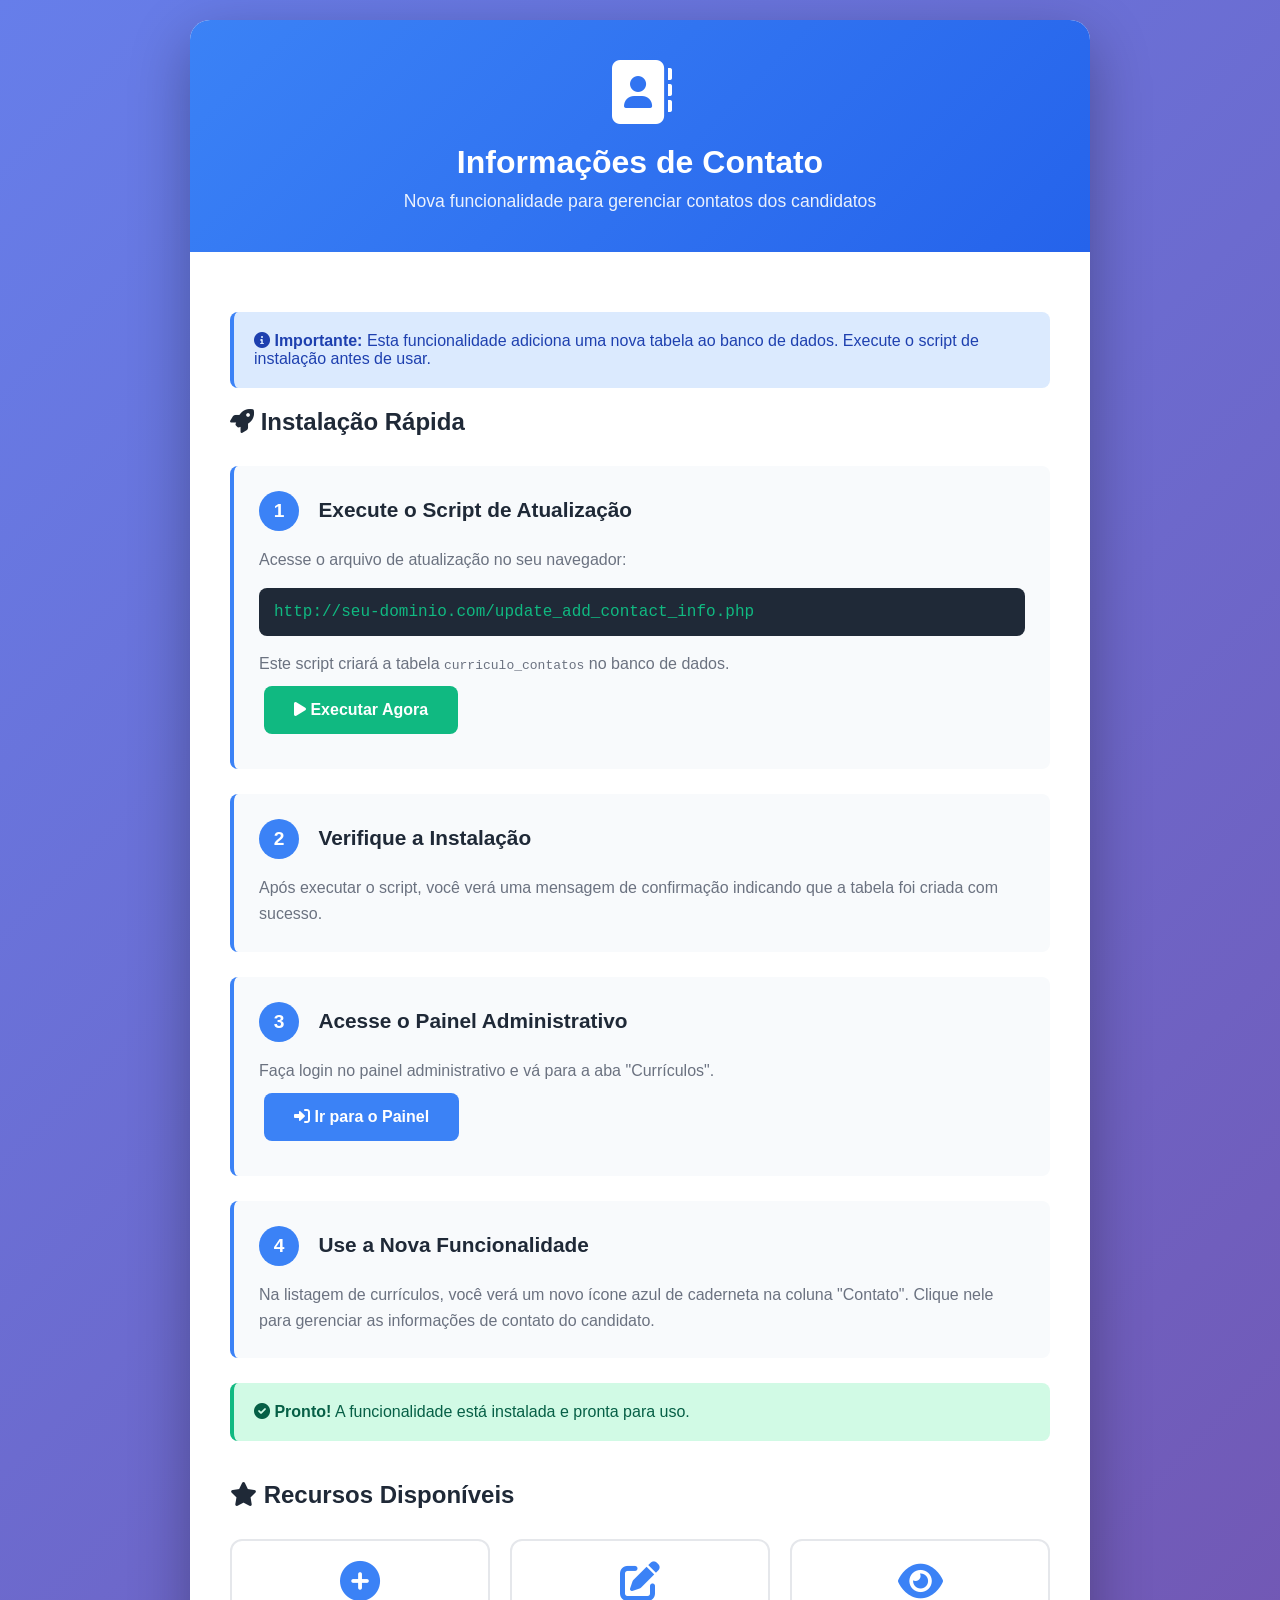
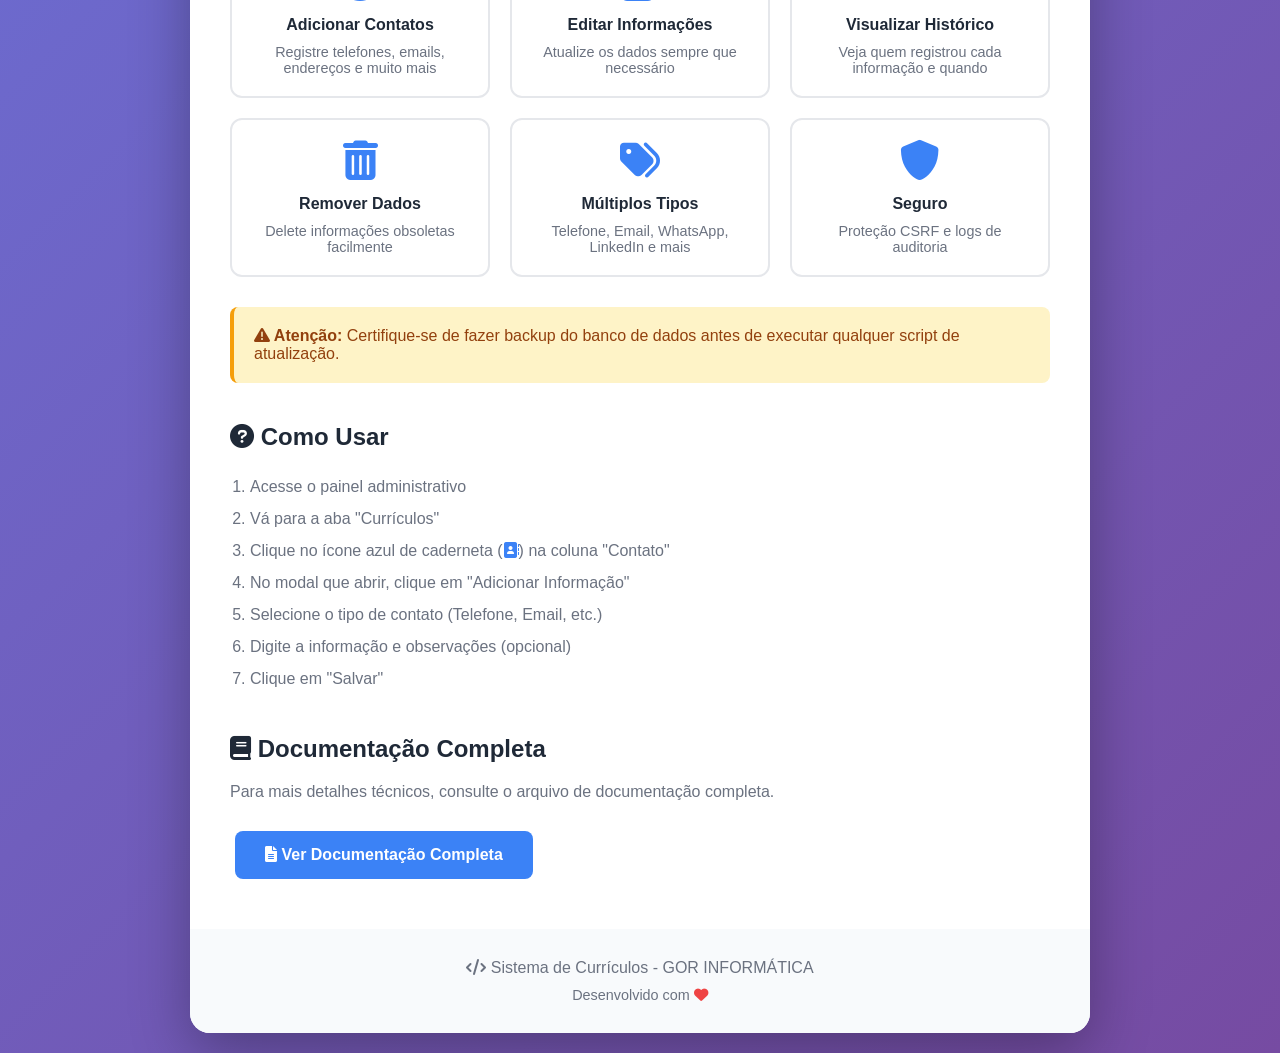
<file: INSTALACAO_CONTATOS.html>
<!DOCTYPE html>
<html lang="pt-BR">
<head>
    <meta charset="UTF-8">
    <meta name="viewport" content="width=device-width, initial-scale=1.0">
    <title>Instalação - Informações de Contato</title>
    <link href="https://cdnjs.cloudflare.com/ajax/libs/font-awesome/6.0.0/css/all.min.css" rel="stylesheet">
    <style>
        * {
            margin: 0;
            padding: 0;
            box-sizing: border-box;
        }
        
        body {
            font-family: 'Segoe UI', Tahoma, Geneva, Verdana, sans-serif;
            background: linear-gradient(135deg, #667eea 0%, #764ba2 100%);
            min-height: 100vh;
            padding: 20px;
        }
        
        .container {
            max-width: 900px;
            margin: 0 auto;
            background: white;
            border-radius: 20px;
            box-shadow: 0 20px 60px rgba(0,0,0,0.3);
            overflow: hidden;
        }
        
        .header {
            background: linear-gradient(135deg, #3b82f6 0%, #2563eb 100%);
            color: white;
            padding: 40px;
            text-align: center;
        }
        
        .header i {
            font-size: 4rem;
            margin-bottom: 20px;
        }
        
        .header h1 {
            font-size: 2rem;
            margin-bottom: 10px;
        }
        
        .header p {
            font-size: 1.1rem;
            opacity: 0.9;
        }
        
        .content {
            padding: 40px;
        }
        
        .step {
            background: #f8fafc;
            border-left: 4px solid #3b82f6;
            padding: 25px;
            margin-bottom: 25px;
            border-radius: 8px;
            transition: transform 0.3s ease;
        }
        
        .step:hover {
            transform: translateX(5px);
            box-shadow: 0 4px 12px rgba(0,0,0,0.1);
        }
        
        .step-number {
            display: inline-block;
            background: #3b82f6;
            color: white;
            width: 40px;
            height: 40px;
            border-radius: 50%;
            text-align: center;
            line-height: 40px;
            font-weight: bold;
            font-size: 1.2rem;
            margin-right: 15px;
        }
        
        .step h3 {
            display: inline-block;
            color: #1f2937;
            font-size: 1.3rem;
            margin-bottom: 15px;
        }
        
        .step p {
            color: #6b7280;
            line-height: 1.6;
            margin-top: 10px;
        }
        
        .code-block {
            background: #1f2937;
            color: #10b981;
            padding: 15px;
            border-radius: 8px;
            font-family: 'Courier New', monospace;
            margin: 15px 0;
            overflow-x: auto;
        }
        
        .btn {
            display: inline-block;
            background: #3b82f6;
            color: white;
            padding: 15px 30px;
            border-radius: 8px;
            text-decoration: none;
            font-weight: 600;
            transition: all 0.3s ease;
            margin: 10px 5px;
        }
        
        .btn:hover {
            background: #2563eb;
            transform: translateY(-2px);
            box-shadow: 0 4px 12px rgba(59, 130, 246, 0.4);
        }
        
        .btn-success {
            background: #10b981;
        }
        
        .btn-success:hover {
            background: #059669;
        }
        
        .alert {
            padding: 20px;
            border-radius: 8px;
            margin: 20px 0;
        }
        
        .alert-info {
            background: #dbeafe;
            border-left: 4px solid #3b82f6;
            color: #1e40af;
        }
        
        .alert-warning {
            background: #fef3c7;
            border-left: 4px solid #f59e0b;
            color: #92400e;
        }
        
        .alert-success {
            background: #d1fae5;
            border-left: 4px solid #10b981;
            color: #065f46;
        }
        
        .features {
            display: grid;
            grid-template-columns: repeat(auto-fit, minmax(250px, 1fr));
            gap: 20px;
            margin: 30px 0;
        }
        
        .feature {
            background: white;
            border: 2px solid #e5e7eb;
            padding: 20px;
            border-radius: 12px;
            text-align: center;
            transition: all 0.3s ease;
        }
        
        .feature:hover {
            border-color: #3b82f6;
            box-shadow: 0 4px 12px rgba(59, 130, 246, 0.2);
        }
        
        .feature i {
            font-size: 2.5rem;
            color: #3b82f6;
            margin-bottom: 15px;
        }
        
        .feature h4 {
            color: #1f2937;
            margin-bottom: 10px;
        }
        
        .feature p {
            color: #6b7280;
            font-size: 0.9rem;
        }
        
        .footer {
            background: #f8fafc;
            padding: 30px;
            text-align: center;
            color: #6b7280;
        }
    </style>
</head>
<body>
    <div class="container">
        <div class="header">
            <i class="fas fa-address-book"></i>
            <h1>Informações de Contato</h1>
            <p>Nova funcionalidade para gerenciar contatos dos candidatos</p>
        </div>
        
        <div class="content">
            <div class="alert alert-info">
                <strong><i class="fas fa-info-circle"></i> Importante:</strong> 
                Esta funcionalidade adiciona uma nova tabela ao banco de dados. Execute o script de instalação antes de usar.
            </div>
            
            <h2 style="color: #1f2937; margin-bottom: 30px;">
                <i class="fas fa-rocket"></i> Instalação Rápida
            </h2>
            
            <div class="step">
                <span class="step-number">1</span>
                <h3>Execute o Script de Atualização</h3>
                <p>Acesse o arquivo de atualização no seu navegador:</p>
                <div class="code-block">
                    http://seu-dominio.com/update_add_contact_info.php
                </div>
                <p>Este script criará a tabela <code>curriculo_contatos</code> no banco de dados.</p>
                <a href="update_add_contact_info.php" class="btn btn-success">
                    <i class="fas fa-play"></i> Executar Agora
                </a>
            </div>
            
            <div class="step">
                <span class="step-number">2</span>
                <h3>Verifique a Instalação</h3>
                <p>Após executar o script, você verá uma mensagem de confirmação indicando que a tabela foi criada com sucesso.</p>
            </div>
            
            <div class="step">
                <span class="step-number">3</span>
                <h3>Acesse o Painel Administrativo</h3>
                <p>Faça login no painel administrativo e vá para a aba "Currículos".</p>
                <a href="admin.php" class="btn">
                    <i class="fas fa-sign-in-alt"></i> Ir para o Painel
                </a>
            </div>
            
            <div class="step">
                <span class="step-number">4</span>
                <h3>Use a Nova Funcionalidade</h3>
                <p>Na listagem de currículos, você verá um novo ícone azul de caderneta na coluna "Contato". Clique nele para gerenciar as informações de contato do candidato.</p>
            </div>
            
            <div class="alert alert-success">
                <strong><i class="fas fa-check-circle"></i> Pronto!</strong> 
                A funcionalidade está instalada e pronta para uso.
            </div>
            
            <h2 style="color: #1f2937; margin: 40px 0 30px 0;">
                <i class="fas fa-star"></i> Recursos Disponíveis
            </h2>
            
            <div class="features">
                <div class="feature">
                    <i class="fas fa-plus-circle"></i>
                    <h4>Adicionar Contatos</h4>
                    <p>Registre telefones, emails, endereços e muito mais</p>
                </div>
                
                <div class="feature">
                    <i class="fas fa-edit"></i>
                    <h4>Editar Informações</h4>
                    <p>Atualize os dados sempre que necessário</p>
                </div>
                
                <div class="feature">
                    <i class="fas fa-eye"></i>
                    <h4>Visualizar Histórico</h4>
                    <p>Veja quem registrou cada informação e quando</p>
                </div>
                
                <div class="feature">
                    <i class="fas fa-trash-alt"></i>
                    <h4>Remover Dados</h4>
                    <p>Delete informações obsoletas facilmente</p>
                </div>
                
                <div class="feature">
                    <i class="fas fa-tags"></i>
                    <h4>Múltiplos Tipos</h4>
                    <p>Telefone, Email, WhatsApp, LinkedIn e mais</p>
                </div>
                
                <div class="feature">
                    <i class="fas fa-shield-alt"></i>
                    <h4>Seguro</h4>
                    <p>Proteção CSRF e logs de auditoria</p>
                </div>
            </div>
            
            <div class="alert alert-warning">
                <strong><i class="fas fa-exclamation-triangle"></i> Atenção:</strong> 
                Certifique-se de fazer backup do banco de dados antes de executar qualquer script de atualização.
            </div>
            
            <h2 style="color: #1f2937; margin: 40px 0 20px 0;">
                <i class="fas fa-question-circle"></i> Como Usar
            </h2>
            
            <ol style="color: #6b7280; line-height: 2; padding-left: 20px;">
                <li>Acesse o painel administrativo</li>
                <li>Vá para a aba "Currículos"</li>
                <li>Clique no ícone azul de caderneta (<i class="fas fa-address-book" style="color: #3b82f6;"></i>) na coluna "Contato"</li>
                <li>No modal que abrir, clique em "Adicionar Informação"</li>
                <li>Selecione o tipo de contato (Telefone, Email, etc.)</li>
                <li>Digite a informação e observações (opcional)</li>
                <li>Clique em "Salvar"</li>
            </ol>
            
            <h2 style="color: #1f2937; margin: 40px 0 20px 0;">
                <i class="fas fa-book"></i> Documentação Completa
            </h2>
            
            <p style="color: #6b7280; margin-bottom: 20px;">
                Para mais detalhes técnicos, consulte o arquivo de documentação completa.
            </p>
            
            <a href="FUNCIONALIDADE_INFORMACOES_CONTATO.md" class="btn">
                <i class="fas fa-file-alt"></i> Ver Documentação Completa
            </a>
        </div>
        
        <div class="footer">
            <p><i class="fas fa-code"></i> Sistema de Currículos - GOR INFORMÁTICA</p>
            <p style="margin-top: 10px; font-size: 0.9rem;">
                Desenvolvido com <i class="fas fa-heart" style="color: #ef4444;"></i>
            </p>
        </div>
    </div>
</body>
</html>
</file>
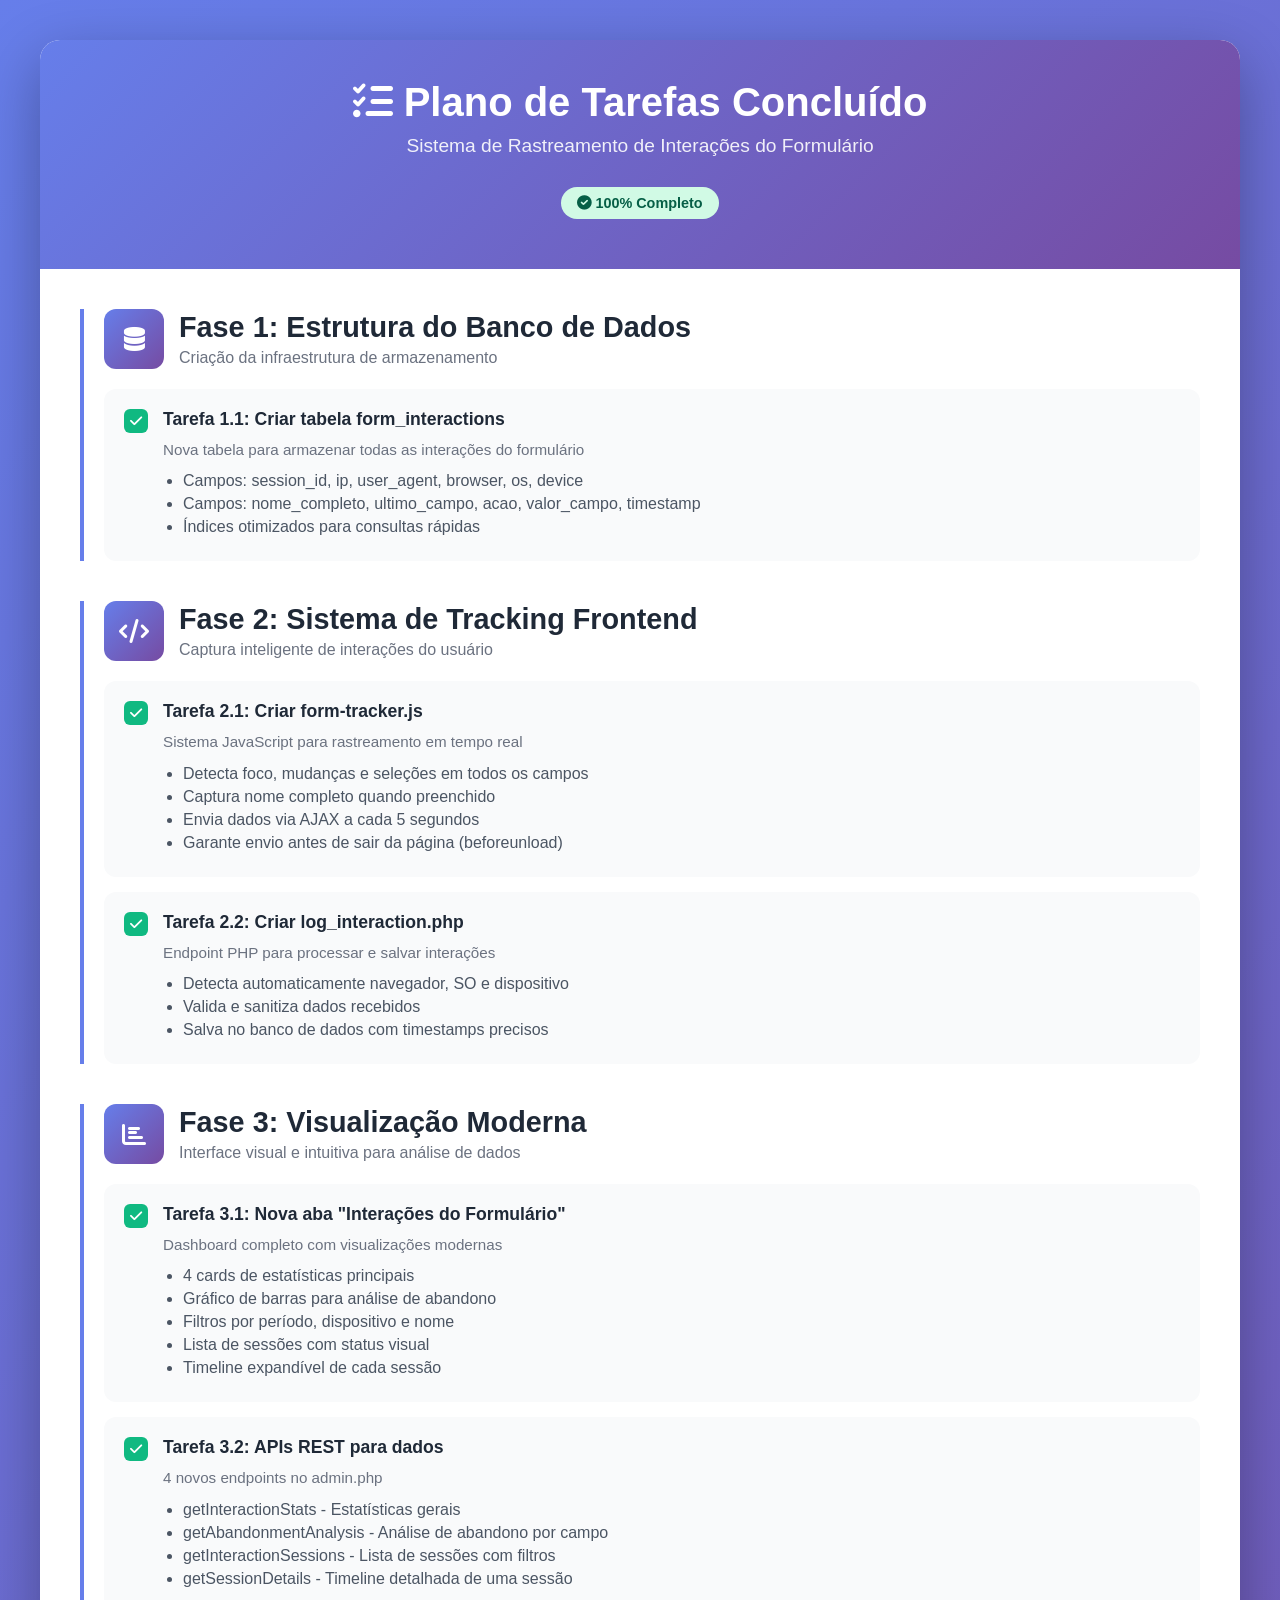
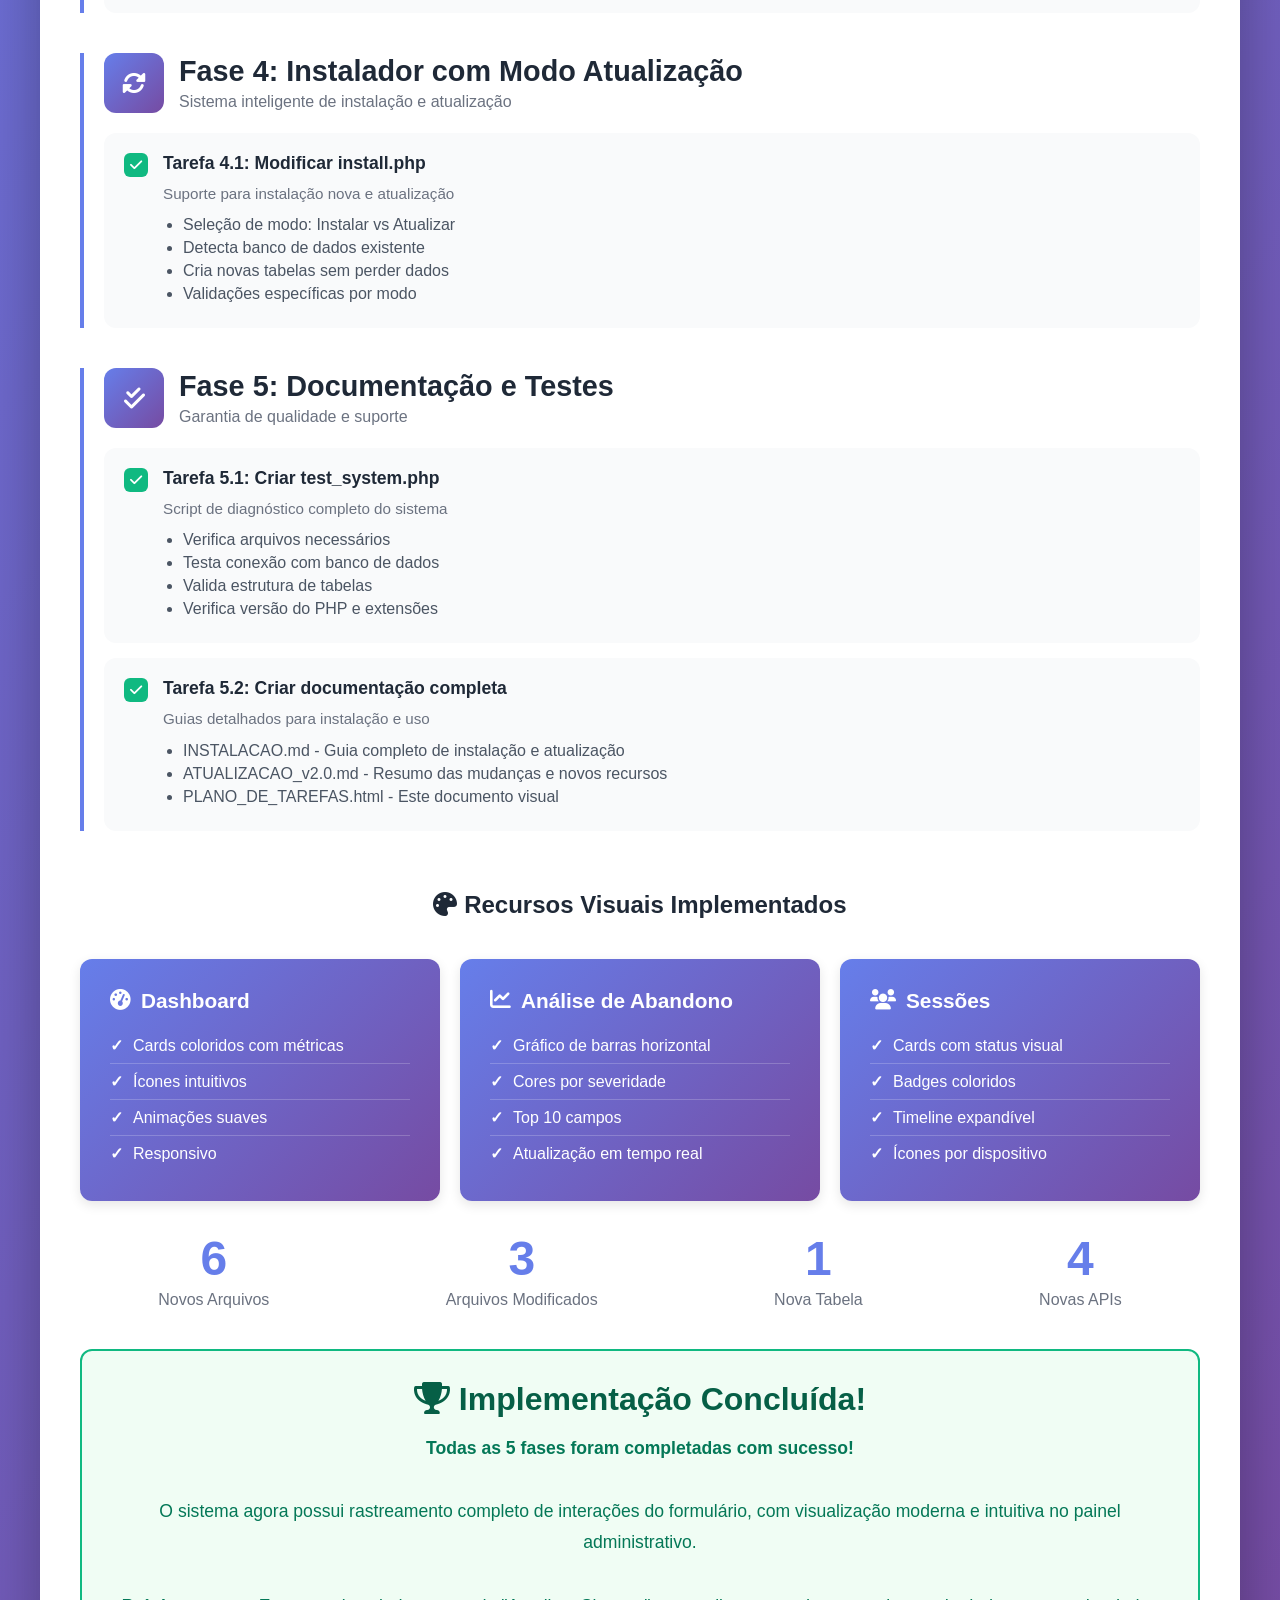
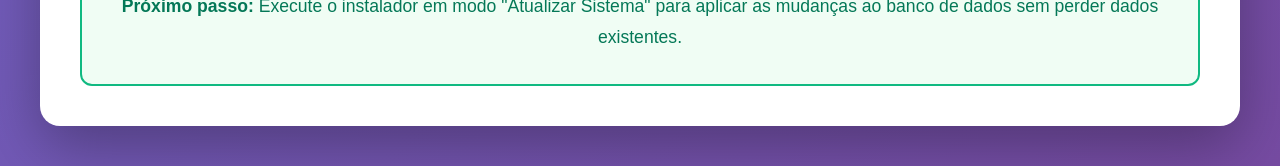
<file: PLANO_DE_TAREFAS.html>
<!DOCTYPE html>
<html lang="pt-BR">
<head>
    <meta charset="UTF-8">
    <meta name="viewport" content="width=device-width, initial-scale=1.0">
    <title>Plano de Tarefas - Sistema de Logs Refinado</title>
    <link href="https://cdnjs.cloudflare.com/ajax/libs/font-awesome/6.0.0/css/all.min.css" rel="stylesheet">
    <style>
        * { margin: 0; padding: 0; box-sizing: border-box; }
        body {
            font-family: 'Segoe UI', Tahoma, Geneva, Verdana, sans-serif;
            background: linear-gradient(135deg, #667eea 0%, #764ba2 100%);
            padding: 40px 20px;
            min-height: 100vh;
        }
        .container {
            max-width: 1200px;
            margin: 0 auto;
            background: white;
            border-radius: 20px;
            box-shadow: 0 20px 60px rgba(0,0,0,0.3);
            overflow: hidden;
        }
        .header {
            background: linear-gradient(135deg, #667eea 0%, #764ba2 100%);
            color: white;
            padding: 40px;
            text-align: center;
        }
        .header h1 {
            font-size: 2.5rem;
            margin-bottom: 10px;
        }
        .header p {
            font-size: 1.2rem;
            opacity: 0.9;
        }
        .content {
            padding: 40px;
        }
        .status-badge {
            display: inline-block;
            padding: 8px 16px;
            border-radius: 20px;
            font-weight: 600;
            font-size: 0.9rem;
            margin: 10px 5px;
        }
        .status-completed {
            background: #d1fae5;
            color: #065f46;
        }
        .status-progress {
            background: #fef3c7;
            color: #92400e;
        }
        .phase {
            margin-bottom: 40px;
            border-left: 4px solid #667eea;
            padding-left: 20px;
        }
        .phase-header {
            display: flex;
            align-items: center;
            gap: 15px;
            margin-bottom: 20px;
        }
        .phase-icon {
            width: 60px;
            height: 60px;
            background: linear-gradient(135deg, #667eea 0%, #764ba2 100%);
            border-radius: 12px;
            display: flex;
            align-items: center;
            justify-content: center;
            color: white;
            font-size: 24px;
        }
        .phase-title {
            flex: 1;
        }
        .phase-title h2 {
            color: #1f2937;
            font-size: 1.8rem;
            margin-bottom: 5px;
        }
        .phase-title p {
            color: #6b7280;
            font-size: 1rem;
        }
        .task {
            background: #f9fafb;
            border-radius: 12px;
            padding: 20px;
            margin-bottom: 15px;
            display: flex;
            align-items: flex-start;
            gap: 15px;
            transition: all 0.3s ease;
        }
        .task:hover {
            background: #f3f4f6;
            transform: translateX(5px);
        }
        .task-checkbox {
            width: 24px;
            height: 24px;
            border-radius: 6px;
            background: #10b981;
            display: flex;
            align-items: center;
            justify-content: center;
            color: white;
            font-size: 14px;
            flex-shrink: 0;
        }
        .task-content {
            flex: 1;
        }
        .task-content h3 {
            color: #1f2937;
            font-size: 1.1rem;
            margin-bottom: 8px;
        }
        .task-content p {
            color: #6b7280;
            font-size: 0.95rem;
            line-height: 1.6;
        }
        .task-content ul {
            margin-top: 10px;
            padding-left: 20px;
        }
        .task-content li {
            color: #4b5563;
            margin-bottom: 5px;
        }
        .features {
            display: grid;
            grid-template-columns: repeat(auto-fit, minmax(300px, 1fr));
            gap: 20px;
            margin-top: 40px;
        }
        .feature-card {
            background: linear-gradient(135deg, #667eea 0%, #764ba2 100%);
            color: white;
            padding: 30px;
            border-radius: 12px;
            box-shadow: 0 4px 12px rgba(0,0,0,0.1);
        }
        .feature-card h3 {
            font-size: 1.3rem;
            margin-bottom: 15px;
            display: flex;
            align-items: center;
            gap: 10px;
        }
        .feature-card ul {
            list-style: none;
        }
        .feature-card li {
            padding: 8px 0;
            border-bottom: 1px solid rgba(255,255,255,0.2);
        }
        .feature-card li:last-child {
            border-bottom: none;
        }
        .feature-card li:before {
            content: "✓";
            margin-right: 10px;
            font-weight: bold;
        }
        .summary {
            background: #f0fdf4;
            border: 2px solid #10b981;
            border-radius: 12px;
            padding: 30px;
            margin-top: 40px;
            text-align: center;
        }
        .summary h2 {
            color: #065f46;
            font-size: 2rem;
            margin-bottom: 15px;
        }
        .summary p {
            color: #047857;
            font-size: 1.1rem;
            line-height: 1.8;
        }
        .stats {
            display: flex;
            justify-content: space-around;
            margin-top: 30px;
            flex-wrap: wrap;
            gap: 20px;
        }
        .stat-item {
            text-align: center;
        }
        .stat-number {
            font-size: 3rem;
            font-weight: bold;
            color: #667eea;
        }
        .stat-label {
            color: #6b7280;
            font-size: 1rem;
            margin-top: 5px;
        }
    </style>
</head>
<body>
    <div class="container">
        <div class="header">
            <h1><i class="fas fa-tasks"></i> Plano de Tarefas Concluído</h1>
            <p>Sistema de Rastreamento de Interações do Formulário</p>
            <div style="margin-top: 20px;">
                <span class="status-badge status-completed">
                    <i class="fas fa-check-circle"></i> 100% Completo
                </span>
            </div>
        </div>

        <div class="content">
            <!-- Fase 1 -->
            <div class="phase">
                <div class="phase-header">
                    <div class="phase-icon">
                        <i class="fas fa-database"></i>
                    </div>
                    <div class="phase-title">
                        <h2>Fase 1: Estrutura do Banco de Dados</h2>
                        <p>Criação da infraestrutura de armazenamento</p>
                    </div>
                </div>
                
                <div class="task">
                    <div class="task-checkbox">
                        <i class="fas fa-check"></i>
                    </div>
                    <div class="task-content">
                        <h3>Tarefa 1.1: Criar tabela form_interactions</h3>
                        <p>Nova tabela para armazenar todas as interações do formulário</p>
                        <ul>
                            <li>Campos: session_id, ip, user_agent, browser, os, device</li>
                            <li>Campos: nome_completo, ultimo_campo, acao, valor_campo, timestamp</li>
                            <li>Índices otimizados para consultas rápidas</li>
                        </ul>
                    </div>
                </div>
            </div>

            <!-- Fase 2 -->
            <div class="phase">
                <div class="phase-header">
                    <div class="phase-icon">
                        <i class="fas fa-code"></i>
                    </div>
                    <div class="phase-title">
                        <h2>Fase 2: Sistema de Tracking Frontend</h2>
                        <p>Captura inteligente de interações do usuário</p>
                    </div>
                </div>
                
                <div class="task">
                    <div class="task-checkbox">
                        <i class="fas fa-check"></i>
                    </div>
                    <div class="task-content">
                        <h3>Tarefa 2.1: Criar form-tracker.js</h3>
                        <p>Sistema JavaScript para rastreamento em tempo real</p>
                        <ul>
                            <li>Detecta foco, mudanças e seleções em todos os campos</li>
                            <li>Captura nome completo quando preenchido</li>
                            <li>Envia dados via AJAX a cada 5 segundos</li>
                            <li>Garante envio antes de sair da página (beforeunload)</li>
                        </ul>
                    </div>
                </div>

                <div class="task">
                    <div class="task-checkbox">
                        <i class="fas fa-check"></i>
                    </div>
                    <div class="task-content">
                        <h3>Tarefa 2.2: Criar log_interaction.php</h3>
                        <p>Endpoint PHP para processar e salvar interações</p>
                        <ul>
                            <li>Detecta automaticamente navegador, SO e dispositivo</li>
                            <li>Valida e sanitiza dados recebidos</li>
                            <li>Salva no banco de dados com timestamps precisos</li>
                        </ul>
                    </div>
                </div>
            </div>

            <!-- Fase 3 -->
            <div class="phase">
                <div class="phase-header">
                    <div class="phase-icon">
                        <i class="fas fa-chart-bar"></i>
                    </div>
                    <div class="phase-title">
                        <h2>Fase 3: Visualização Moderna</h2>
                        <p>Interface visual e intuitiva para análise de dados</p>
                    </div>
                </div>
                
                <div class="task">
                    <div class="task-checkbox">
                        <i class="fas fa-check"></i>
                    </div>
                    <div class="task-content">
                        <h3>Tarefa 3.1: Nova aba "Interações do Formulário"</h3>
                        <p>Dashboard completo com visualizações modernas</p>
                        <ul>
                            <li>4 cards de estatísticas principais</li>
                            <li>Gráfico de barras para análise de abandono</li>
                            <li>Filtros por período, dispositivo e nome</li>
                            <li>Lista de sessões com status visual</li>
                            <li>Timeline expandível de cada sessão</li>
                        </ul>
                    </div>
                </div>

                <div class="task">
                    <div class="task-checkbox">
                        <i class="fas fa-check"></i>
                    </div>
                    <div class="task-content">
                        <h3>Tarefa 3.2: APIs REST para dados</h3>
                        <p>4 novos endpoints no admin.php</p>
                        <ul>
                            <li>getInteractionStats - Estatísticas gerais</li>
                            <li>getAbandonmentAnalysis - Análise de abandono por campo</li>
                            <li>getInteractionSessions - Lista de sessões com filtros</li>
                            <li>getSessionDetails - Timeline detalhada de uma sessão</li>
                        </ul>
                    </div>
                </div>
            </div>

            <!-- Fase 4 -->
            <div class="phase">
                <div class="phase-header">
                    <div class="phase-icon">
                        <i class="fas fa-sync-alt"></i>
                    </div>
                    <div class="phase-title">
                        <h2>Fase 4: Instalador com Modo Atualização</h2>
                        <p>Sistema inteligente de instalação e atualização</p>
                    </div>
                </div>
                
                <div class="task">
                    <div class="task-checkbox">
                        <i class="fas fa-check"></i>
                    </div>
                    <div class="task-content">
                        <h3>Tarefa 4.1: Modificar install.php</h3>
                        <p>Suporte para instalação nova e atualização</p>
                        <ul>
                            <li>Seleção de modo: Instalar vs Atualizar</li>
                            <li>Detecta banco de dados existente</li>
                            <li>Cria novas tabelas sem perder dados</li>
                            <li>Validações específicas por modo</li>
                        </ul>
                    </div>
                </div>
            </div>

            <!-- Fase 5 -->
            <div class="phase">
                <div class="phase-header">
                    <div class="phase-icon">
                        <i class="fas fa-check-double"></i>
                    </div>
                    <div class="phase-title">
                        <h2>Fase 5: Documentação e Testes</h2>
                        <p>Garantia de qualidade e suporte</p>
                    </div>
                </div>
                
                <div class="task">
                    <div class="task-checkbox">
                        <i class="fas fa-check"></i>
                    </div>
                    <div class="task-content">
                        <h3>Tarefa 5.1: Criar test_system.php</h3>
                        <p>Script de diagnóstico completo do sistema</p>
                        <ul>
                            <li>Verifica arquivos necessários</li>
                            <li>Testa conexão com banco de dados</li>
                            <li>Valida estrutura de tabelas</li>
                            <li>Verifica versão do PHP e extensões</li>
                        </ul>
                    </div>
                </div>

                <div class="task">
                    <div class="task-checkbox">
                        <i class="fas fa-check"></i>
                    </div>
                    <div class="task-content">
                        <h3>Tarefa 5.2: Criar documentação completa</h3>
                        <p>Guias detalhados para instalação e uso</p>
                        <ul>
                            <li>INSTALACAO.md - Guia completo de instalação e atualização</li>
                            <li>ATUALIZACAO_v2.0.md - Resumo das mudanças e novos recursos</li>
                            <li>PLANO_DE_TAREFAS.html - Este documento visual</li>
                        </ul>
                    </div>
                </div>
            </div>

            <!-- Recursos Visuais -->
            <h2 style="color: #1f2937; margin-top: 60px; margin-bottom: 30px; text-align: center;">
                <i class="fas fa-palette"></i> Recursos Visuais Implementados
            </h2>
            
            <div class="features">
                <div class="feature-card">
                    <h3><i class="fas fa-tachometer-alt"></i> Dashboard</h3>
                    <ul>
                        <li>Cards coloridos com métricas</li>
                        <li>Ícones intuitivos</li>
                        <li>Animações suaves</li>
                        <li>Responsivo</li>
                    </ul>
                </div>
                
                <div class="feature-card">
                    <h3><i class="fas fa-chart-line"></i> Análise de Abandono</h3>
                    <ul>
                        <li>Gráfico de barras horizontal</li>
                        <li>Cores por severidade</li>
                        <li>Top 10 campos</li>
                        <li>Atualização em tempo real</li>
                    </ul>
                </div>
                
                <div class="feature-card">
                    <h3><i class="fas fa-users"></i> Sessões</h3>
                    <ul>
                        <li>Cards com status visual</li>
                        <li>Badges coloridos</li>
                        <li>Timeline expandível</li>
                        <li>Ícones por dispositivo</li>
                    </ul>
                </div>
            </div>

            <!-- Estatísticas -->
            <div class="stats">
                <div class="stat-item">
                    <div class="stat-number">6</div>
                    <div class="stat-label">Novos Arquivos</div>
                </div>
                <div class="stat-item">
                    <div class="stat-number">3</div>
                    <div class="stat-label">Arquivos Modificados</div>
                </div>
                <div class="stat-item">
                    <div class="stat-number">1</div>
                    <div class="stat-label">Nova Tabela</div>
                </div>
                <div class="stat-item">
                    <div class="stat-number">4</div>
                    <div class="stat-label">Novas APIs</div>
                </div>
            </div>

            <!-- Resumo Final -->
            <div class="summary">
                <h2><i class="fas fa-trophy"></i> Implementação Concluída!</h2>
                <p>
                    <strong>Todas as 5 fases foram completadas com sucesso!</strong><br><br>
                    O sistema agora possui rastreamento completo de interações do formulário,
                    com visualização moderna e intuitiva no painel administrativo.<br><br>
                    <strong>Próximo passo:</strong> Execute o instalador em modo "Atualizar Sistema"
                    para aplicar as mudanças ao banco de dados sem perder dados existentes.
                </p>
            </div>
        </div>
    </div>
</body>
</html>
</file>
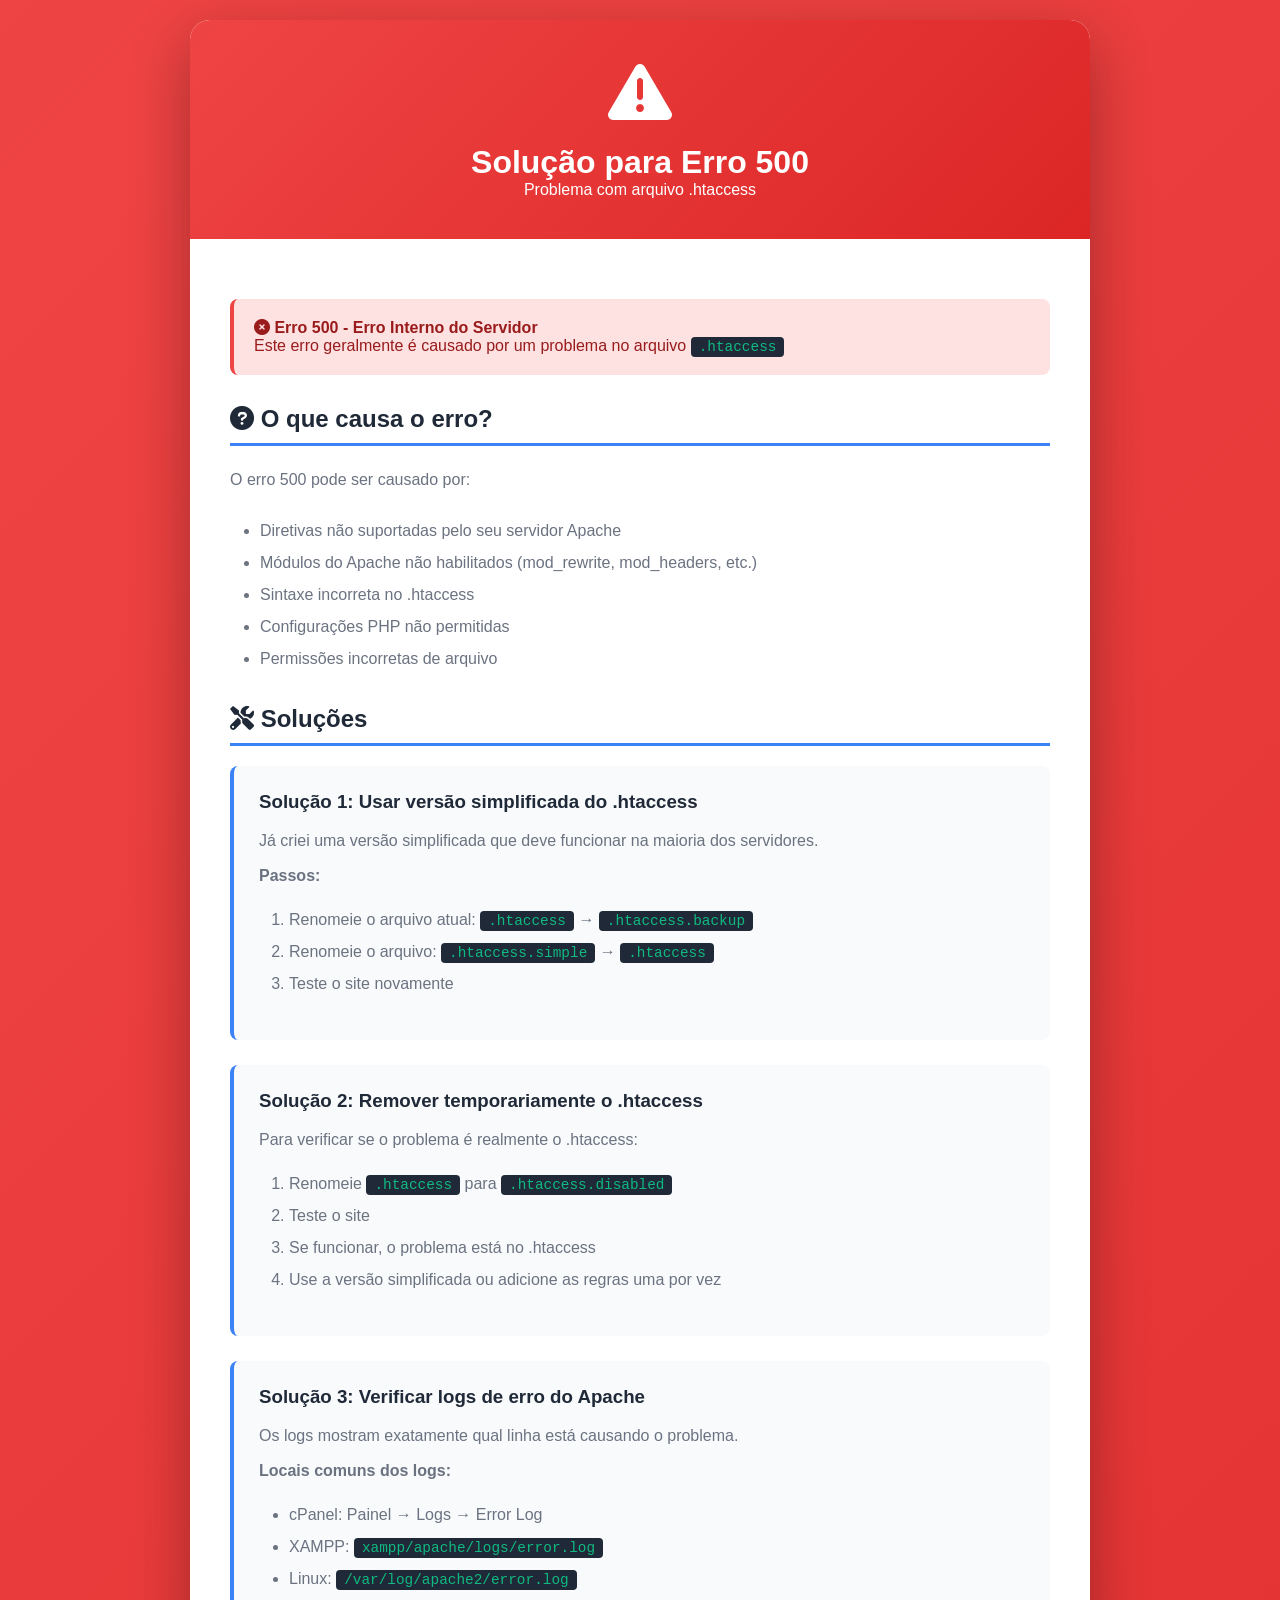
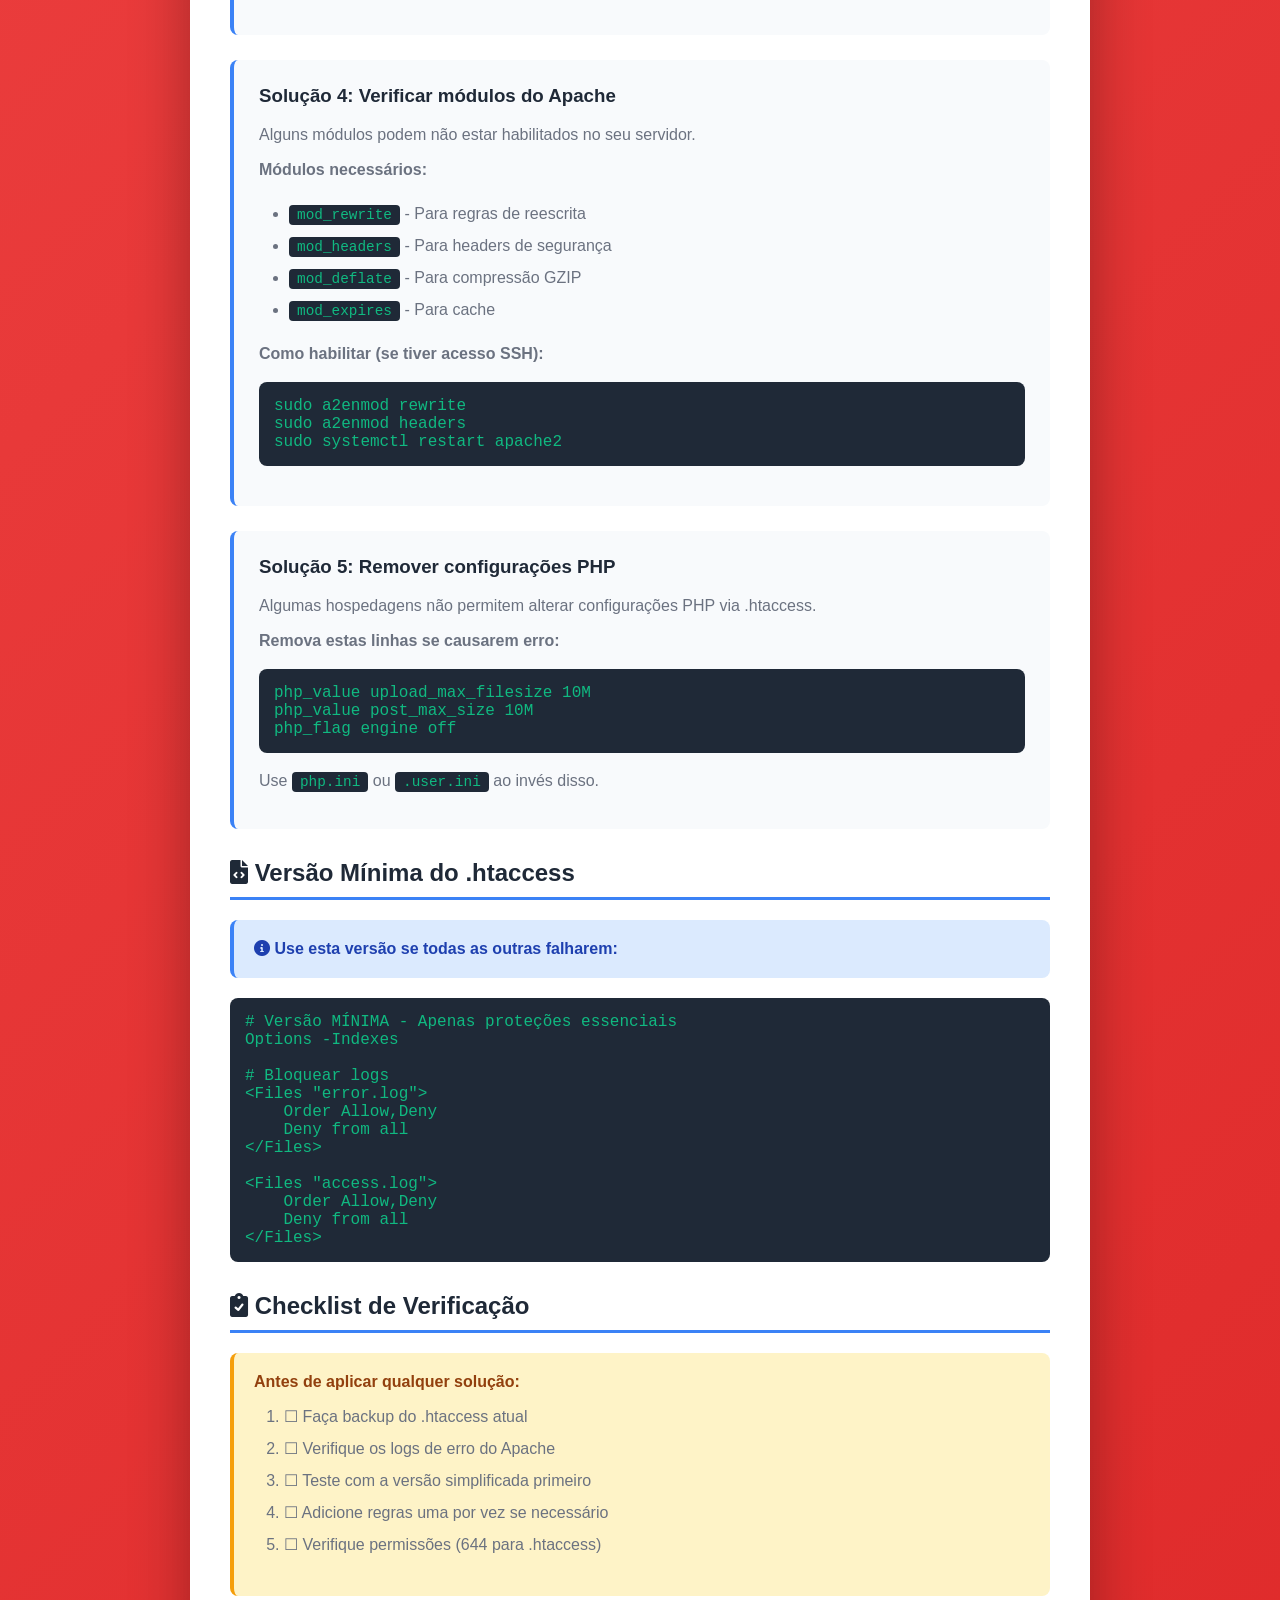
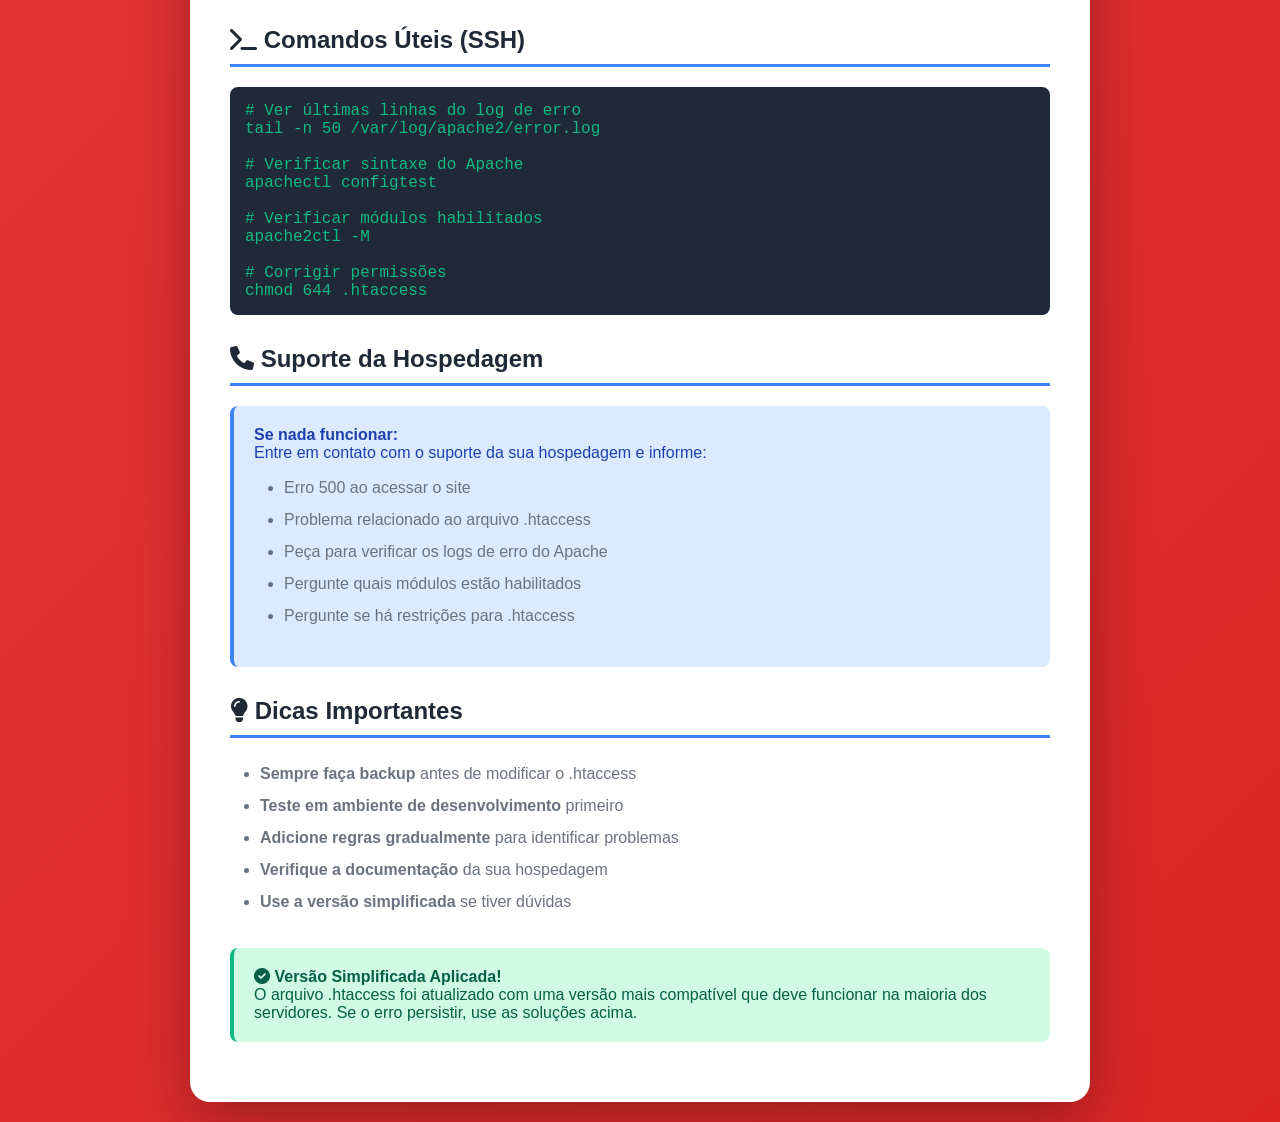
<file: SOLUCAO_ERRO_500.html>
<!DOCTYPE html>
<html lang="pt-BR">
<head>
    <meta charset="UTF-8">
    <meta name="viewport" content="width=device-width, initial-scale=1.0">
    <title>Solução Erro 500 - .htaccess</title>
    <link href="https://cdnjs.cloudflare.com/ajax/libs/font-awesome/6.0.0/css/all.min.css" rel="stylesheet">
    <style>
        * {
            margin: 0;
            padding: 0;
            box-sizing: border-box;
        }
        
        body {
            font-family: 'Segoe UI', Tahoma, Geneva, Verdana, sans-serif;
            background: linear-gradient(135deg, #ef4444 0%, #dc2626 100%);
            min-height: 100vh;
            padding: 20px;
        }
        
        .container {
            max-width: 900px;
            margin: 0 auto;
            background: white;
            border-radius: 20px;
            box-shadow: 0 20px 60px rgba(0,0,0,0.3);
            overflow: hidden;
        }
        
        .header {
            background: linear-gradient(135deg, #ef4444 0%, #dc2626 100%);
            color: white;
            padding: 40px;
            text-align: center;
        }
        
        .header i {
            font-size: 4rem;
            margin-bottom: 20px;
        }
        
        .content {
            padding: 40px;
        }
        
        .alert {
            padding: 20px;
            border-radius: 8px;
            margin: 20px 0;
        }
        
        .alert-danger {
            background: #fee2e2;
            border-left: 4px solid #ef4444;
            color: #991b1b;
        }
        
        .alert-warning {
            background: #fef3c7;
            border-left: 4px solid #f59e0b;
            color: #92400e;
        }
        
        .alert-success {
            background: #d1fae5;
            border-left: 4px solid #10b981;
            color: #065f46;
        }
        
        .alert-info {
            background: #dbeafe;
            border-left: 4px solid #3b82f6;
            color: #1e40af;
        }
        
        .step {
            background: #f8fafc;
            border-left: 4px solid #3b82f6;
            padding: 25px;
            margin-bottom: 25px;
            border-radius: 8px;
        }
        
        .step h3 {
            color: #1f2937;
            margin-bottom: 15px;
        }
        
        .step p {
            color: #6b7280;
            line-height: 1.6;
            margin-bottom: 10px;
        }
        
        code {
            background: #1f2937;
            color: #10b981;
            padding: 2px 8px;
            border-radius: 4px;
            font-family: 'Courier New', monospace;
            font-size: 0.9rem;
        }
        
        .code-block {
            background: #1f2937;
            color: #10b981;
            padding: 15px;
            border-radius: 8px;
            font-family: 'Courier New', monospace;
            margin: 15px 0;
            overflow-x: auto;
            white-space: pre;
        }
        
        ol, ul {
            margin: 15px 0;
            padding-left: 30px;
            color: #6b7280;
            line-height: 2;
        }
        
        h2 {
            color: #1f2937;
            margin: 30px 0 20px 0;
            padding-bottom: 10px;
            border-bottom: 3px solid #3b82f6;
        }
    </style>
</head>
<body>
    <div class="container">
        <div class="header">
            <i class="fas fa-exclamation-triangle"></i>
            <h1>Solução para Erro 500</h1>
            <p>Problema com arquivo .htaccess</p>
        </div>
        
        <div class="content">
            <div class="alert alert-danger">
                <strong><i class="fas fa-times-circle"></i> Erro 500 - Erro Interno do Servidor</strong><br>
                Este erro geralmente é causado por um problema no arquivo <code>.htaccess</code>
            </div>
            
            <h2><i class="fas fa-question-circle"></i> O que causa o erro?</h2>
            
            <p style="color: #6b7280; line-height: 1.8; margin-bottom: 20px;">
                O erro 500 pode ser causado por:
            </p>
            
            <ul>
                <li>Diretivas não suportadas pelo seu servidor Apache</li>
                <li>Módulos do Apache não habilitados (mod_rewrite, mod_headers, etc.)</li>
                <li>Sintaxe incorreta no .htaccess</li>
                <li>Configurações PHP não permitidas</li>
                <li>Permissões incorretas de arquivo</li>
            </ul>
            
            <h2><i class="fas fa-tools"></i> Soluções</h2>
            
            <div class="step">
                <h3>Solução 1: Usar versão simplificada do .htaccess</h3>
                <p>Já criei uma versão simplificada que deve funcionar na maioria dos servidores.</p>
                <p><strong>Passos:</strong></p>
                <ol>
                    <li>Renomeie o arquivo atual: <code>.htaccess</code> → <code>.htaccess.backup</code></li>
                    <li>Renomeie o arquivo: <code>.htaccess.simple</code> → <code>.htaccess</code></li>
                    <li>Teste o site novamente</li>
                </ol>
            </div>
            
            <div class="step">
                <h3>Solução 2: Remover temporariamente o .htaccess</h3>
                <p>Para verificar se o problema é realmente o .htaccess:</p>
                <ol>
                    <li>Renomeie <code>.htaccess</code> para <code>.htaccess.disabled</code></li>
                    <li>Teste o site</li>
                    <li>Se funcionar, o problema está no .htaccess</li>
                    <li>Use a versão simplificada ou adicione as regras uma por vez</li>
                </ol>
            </div>
            
            <div class="step">
                <h3>Solução 3: Verificar logs de erro do Apache</h3>
                <p>Os logs mostram exatamente qual linha está causando o problema.</p>
                <p><strong>Locais comuns dos logs:</strong></p>
                <ul>
                    <li>cPanel: Painel → Logs → Error Log</li>
                    <li>XAMPP: <code>xampp/apache/logs/error.log</code></li>
                    <li>Linux: <code>/var/log/apache2/error.log</code></li>
                </ul>
            </div>
            
            <div class="step">
                <h3>Solução 4: Verificar módulos do Apache</h3>
                <p>Alguns módulos podem não estar habilitados no seu servidor.</p>
                <p><strong>Módulos necessários:</strong></p>
                <ul>
                    <li><code>mod_rewrite</code> - Para regras de reescrita</li>
                    <li><code>mod_headers</code> - Para headers de segurança</li>
                    <li><code>mod_deflate</code> - Para compressão GZIP</li>
                    <li><code>mod_expires</code> - Para cache</li>
                </ul>
                
                <p><strong>Como habilitar (se tiver acesso SSH):</strong></p>
                <div class="code-block">sudo a2enmod rewrite
sudo a2enmod headers
sudo systemctl restart apache2</div>
            </div>
            
            <div class="step">
                <h3>Solução 5: Remover configurações PHP</h3>
                <p>Algumas hospedagens não permitem alterar configurações PHP via .htaccess.</p>
                <p><strong>Remova estas linhas se causarem erro:</strong></p>
                <div class="code-block">php_value upload_max_filesize 10M
php_value post_max_size 10M
php_flag engine off</div>
                <p>Use <code>php.ini</code> ou <code>.user.ini</code> ao invés disso.</p>
            </div>
            
            <h2><i class="fas fa-file-code"></i> Versão Mínima do .htaccess</h2>
            
            <div class="alert alert-info">
                <strong><i class="fas fa-info-circle"></i> Use esta versão se todas as outras falharem:</strong>
            </div>
            
            <div class="code-block"># Versão MÍNIMA - Apenas proteções essenciais
Options -Indexes

# Bloquear logs
&lt;Files "error.log"&gt;
    Order Allow,Deny
    Deny from all
&lt;/Files&gt;

&lt;Files "access.log"&gt;
    Order Allow,Deny
    Deny from all
&lt;/Files&gt;</div>
            
            <h2><i class="fas fa-clipboard-check"></i> Checklist de Verificação</h2>
            
            <div class="alert alert-warning">
                <strong>Antes de aplicar qualquer solução:</strong>
                <ol style="margin-top: 10px;">
                    <li>☐ Faça backup do .htaccess atual</li>
                    <li>☐ Verifique os logs de erro do Apache</li>
                    <li>☐ Teste com a versão simplificada primeiro</li>
                    <li>☐ Adicione regras uma por vez se necessário</li>
                    <li>☐ Verifique permissões (644 para .htaccess)</li>
                </ol>
            </div>
            
            <h2><i class="fas fa-terminal"></i> Comandos Úteis (SSH)</h2>
            
            <div class="code-block"># Ver últimas linhas do log de erro
tail -n 50 /var/log/apache2/error.log

# Verificar sintaxe do Apache
apachectl configtest

# Verificar módulos habilitados
apache2ctl -M

# Corrigir permissões
chmod 644 .htaccess</div>
            
            <h2><i class="fas fa-phone"></i> Suporte da Hospedagem</h2>
            
            <div class="alert alert-info">
                <strong>Se nada funcionar:</strong><br>
                Entre em contato com o suporte da sua hospedagem e informe:
                <ul style="margin-top: 10px;">
                    <li>Erro 500 ao acessar o site</li>
                    <li>Problema relacionado ao arquivo .htaccess</li>
                    <li>Peça para verificar os logs de erro do Apache</li>
                    <li>Pergunte quais módulos estão habilitados</li>
                    <li>Pergunte se há restrições para .htaccess</li>
                </ul>
            </div>
            
            <h2><i class="fas fa-lightbulb"></i> Dicas Importantes</h2>
            
            <ul>
                <li><strong>Sempre faça backup</strong> antes de modificar o .htaccess</li>
                <li><strong>Teste em ambiente de desenvolvimento</strong> primeiro</li>
                <li><strong>Adicione regras gradualmente</strong> para identificar problemas</li>
                <li><strong>Verifique a documentação</strong> da sua hospedagem</li>
                <li><strong>Use a versão simplificada</strong> se tiver dúvidas</li>
            </ul>
            
            <div class="alert alert-success" style="margin-top: 30px;">
                <strong><i class="fas fa-check-circle"></i> Versão Simplificada Aplicada!</strong><br>
                O arquivo .htaccess foi atualizado com uma versão mais compatível que deve funcionar na maioria dos servidores.
                Se o erro persistir, use as soluções acima.
            </div>
        </div>
    </div>
</body>
</html>
</file>
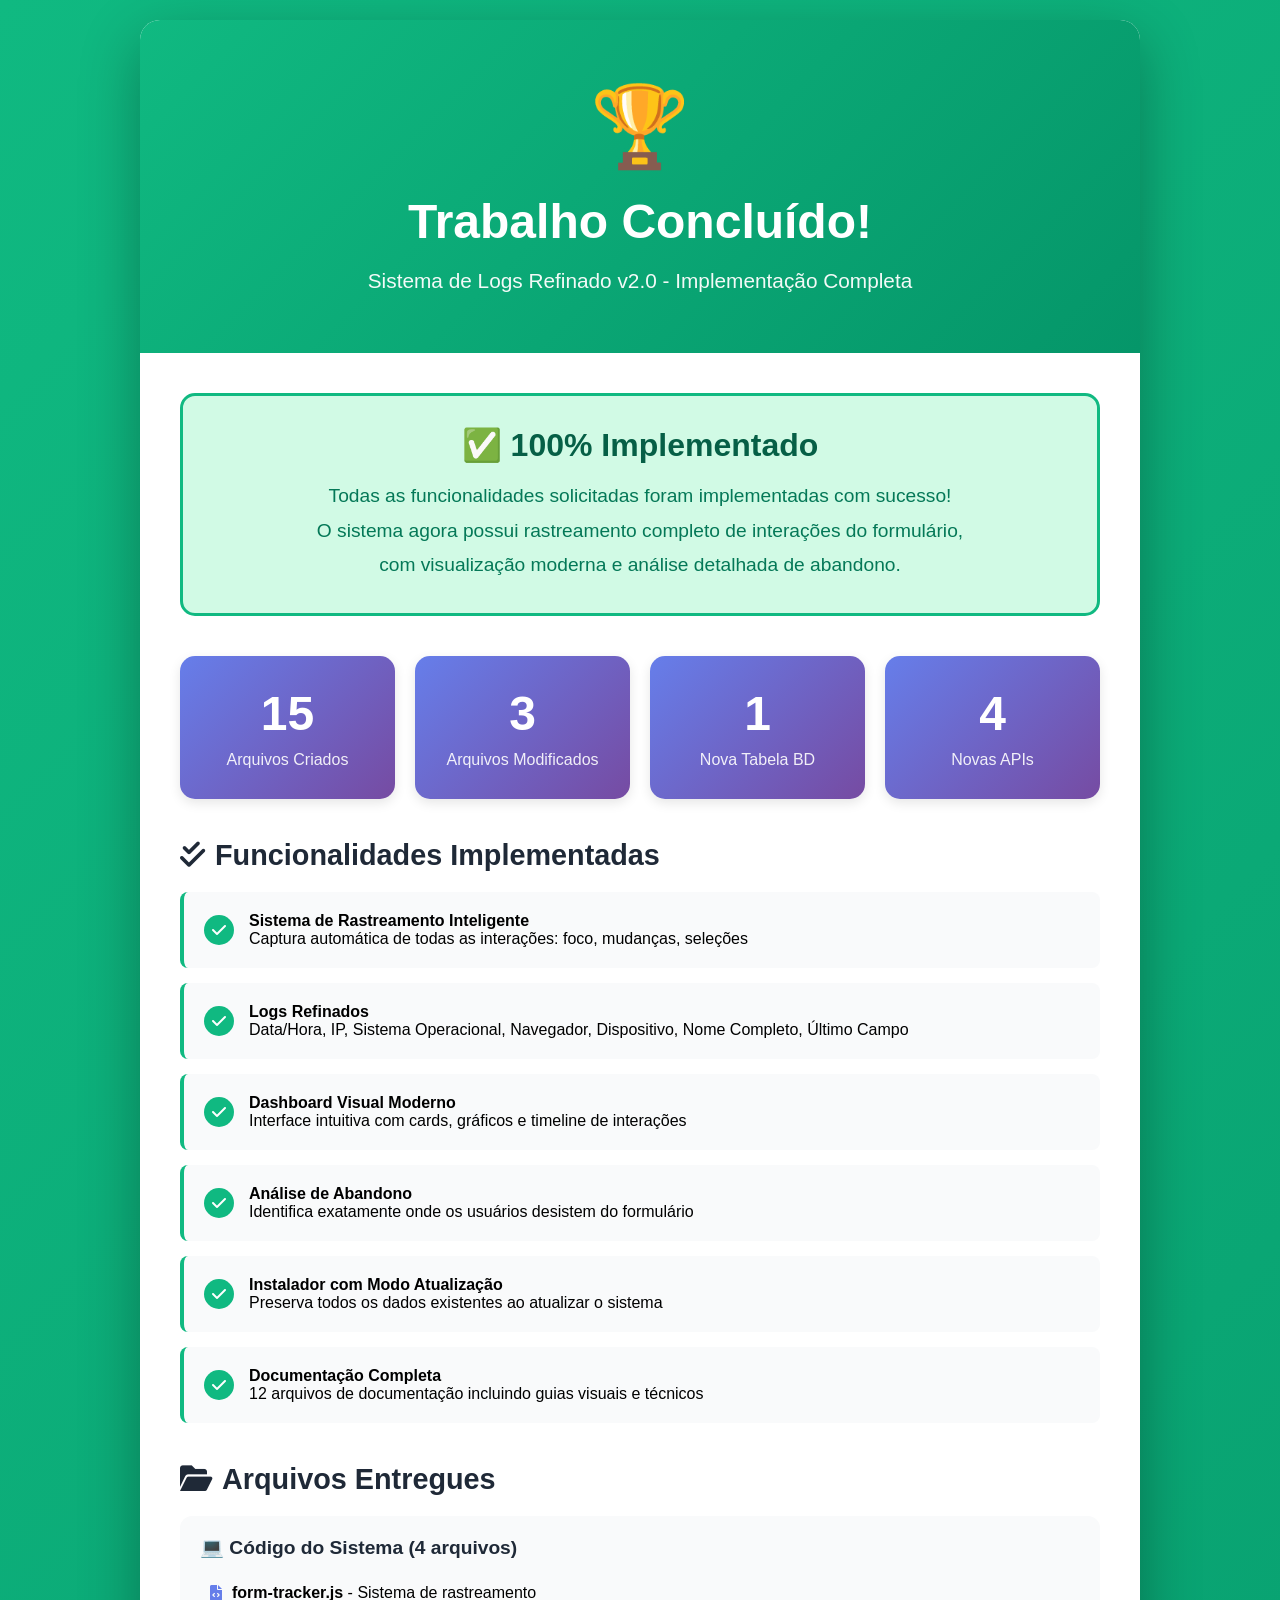
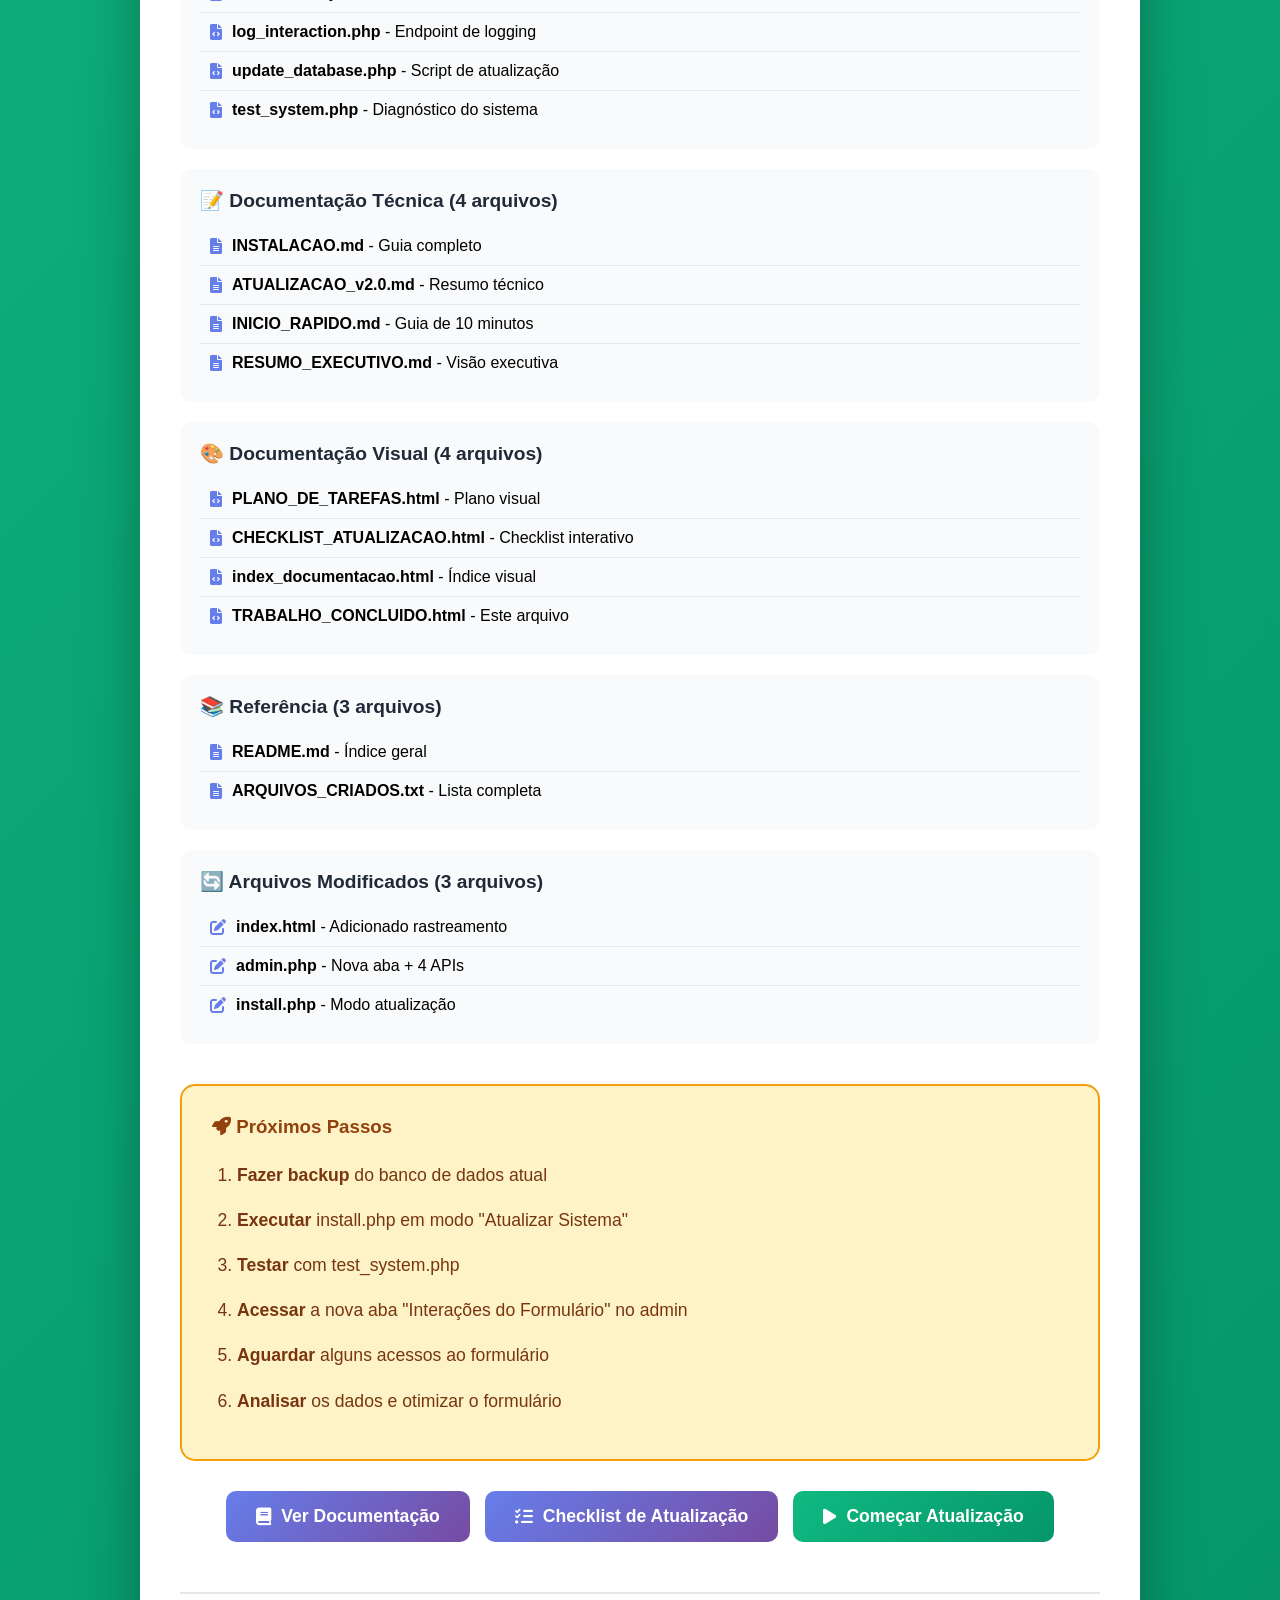
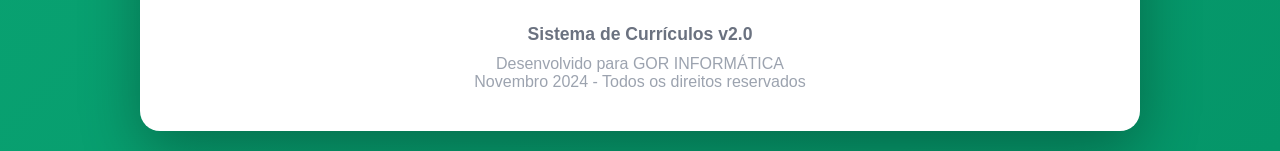
<file: TRABALHO_CONCLUIDO.html>
<!DOCTYPE html>
<html lang="pt-BR">
<head>
    <meta charset="UTF-8">
    <meta name="viewport" content="width=device-width, initial-scale=1.0">
    <title>✅ Trabalho Concluído - Sistema v2.0</title>
    <link href="https://cdnjs.cloudflare.com/ajax/libs/font-awesome/6.0.0/css/all.min.css" rel="stylesheet">
    <style>
        * { margin: 0; padding: 0; box-sizing: border-box; }
        body {
            font-family: 'Segoe UI', Tahoma, Geneva, Verdana, sans-serif;
            background: linear-gradient(135deg, #10b981 0%, #059669 100%);
            padding: 20px;
            min-height: 100vh;
        }
        .container {
            max-width: 1000px;
            margin: 0 auto;
            background: white;
            border-radius: 20px;
            box-shadow: 0 20px 60px rgba(0,0,0,0.3);
            overflow: hidden;
        }
        .header {
            background: linear-gradient(135deg, #10b981 0%, #059669 100%);
            color: white;
            padding: 60px 40px;
            text-align: center;
        }
        .header h1 {
            font-size: 3rem;
            margin-bottom: 20px;
            animation: fadeInDown 0.8s ease;
        }
        .header p {
            font-size: 1.3rem;
            opacity: 0.95;
            animation: fadeInUp 0.8s ease;
        }
        .trophy {
            font-size: 80px;
            margin-bottom: 20px;
            animation: bounce 2s infinite;
        }
        @keyframes bounce {
            0%, 100% { transform: translateY(0); }
            50% { transform: translateY(-20px); }
        }
        @keyframes fadeInDown {
            from { opacity: 0; transform: translateY(-30px); }
            to { opacity: 1; transform: translateY(0); }
        }
        @keyframes fadeInUp {
            from { opacity: 0; transform: translateY(30px); }
            to { opacity: 1; transform: translateY(0); }
        }
        .content {
            padding: 40px;
        }
        .summary-box {
            background: #d1fae5;
            border: 3px solid #10b981;
            border-radius: 15px;
            padding: 30px;
            margin-bottom: 40px;
            text-align: center;
        }
        .summary-box h2 {
            color: #065f46;
            font-size: 2rem;
            margin-bottom: 15px;
        }
        .summary-box p {
            color: #047857;
            font-size: 1.2rem;
            line-height: 1.8;
        }
        .stats-grid {
            display: grid;
            grid-template-columns: repeat(auto-fit, minmax(200px, 1fr));
            gap: 20px;
            margin-bottom: 40px;
        }
        .stat-card {
            background: linear-gradient(135deg, #667eea 0%, #764ba2 100%);
            color: white;
            padding: 30px;
            border-radius: 15px;
            text-align: center;
            box-shadow: 0 4px 12px rgba(0,0,0,0.1);
        }
        .stat-number {
            font-size: 3rem;
            font-weight: bold;
            margin-bottom: 10px;
        }
        .stat-label {
            font-size: 1rem;
            opacity: 0.9;
        }
        .section {
            margin-bottom: 40px;
        }
        .section h3 {
            color: #1f2937;
            font-size: 1.8rem;
            margin-bottom: 20px;
            display: flex;
            align-items: center;
            gap: 10px;
        }
        .checklist {
            display: grid;
            gap: 15px;
        }
        .checklist-item {
            background: #f9fafb;
            border-left: 4px solid #10b981;
            padding: 20px;
            border-radius: 8px;
            display: flex;
            align-items: center;
            gap: 15px;
        }
        .check-icon {
            width: 30px;
            height: 30px;
            background: #10b981;
            border-radius: 50%;
            display: flex;
            align-items: center;
            justify-content: center;
            color: white;
            font-size: 16px;
            flex-shrink: 0;
        }
        .files-list {
            background: #f9fafb;
            border-radius: 12px;
            padding: 20px;
            margin-bottom: 20px;
        }
        .files-list h4 {
            color: #1f2937;
            margin-bottom: 15px;
            font-size: 1.2rem;
        }
        .file-item {
            padding: 10px;
            border-bottom: 1px solid #e5e7eb;
            display: flex;
            align-items: center;
            gap: 10px;
        }
        .file-item:last-child {
            border-bottom: none;
        }
        .file-icon {
            color: #667eea;
        }
        .next-steps {
            background: #fef3c7;
            border: 2px solid #f59e0b;
            border-radius: 15px;
            padding: 30px;
            margin-top: 40px;
        }
        .next-steps h3 {
            color: #92400e;
            margin-bottom: 20px;
        }
        .next-steps ol {
            color: #78350f;
            font-size: 1.1rem;
            line-height: 2;
            padding-left: 25px;
        }
        .next-steps li {
            margin-bottom: 10px;
        }
        .btn-group {
            display: flex;
            gap: 15px;
            justify-content: center;
            margin-top: 30px;
            flex-wrap: wrap;
        }
        .btn {
            display: inline-flex;
            align-items: center;
            gap: 10px;
            padding: 15px 30px;
            background: linear-gradient(135deg, #667eea 0%, #764ba2 100%);
            color: white;
            text-decoration: none;
            border-radius: 10px;
            font-weight: 600;
            font-size: 1.1rem;
            transition: transform 0.3s ease;
        }
        .btn:hover {
            transform: translateY(-3px);
        }
        .btn-success {
            background: linear-gradient(135deg, #10b981 0%, #059669 100%);
        }
    </style>
</head>
<body>
    <div class="container">
        <div class="header">
            <div class="trophy">🏆</div>
            <h1>Trabalho Concluído!</h1>
            <p>Sistema de Logs Refinado v2.0 - Implementação Completa</p>
        </div>

        <div class="content">
            <div class="summary-box">
                <h2>✅ 100% Implementado</h2>
                <p>
                    Todas as funcionalidades solicitadas foram implementadas com sucesso!<br>
                    O sistema agora possui rastreamento completo de interações do formulário,<br>
                    com visualização moderna e análise detalhada de abandono.
                </p>
            </div>

            <div class="stats-grid">
                <div class="stat-card">
                    <div class="stat-number">15</div>
                    <div class="stat-label">Arquivos Criados</div>
                </div>
                <div class="stat-card">
                    <div class="stat-number">3</div>
                    <div class="stat-label">Arquivos Modificados</div>
                </div>
                <div class="stat-card">
                    <div class="stat-number">1</div>
                    <div class="stat-label">Nova Tabela BD</div>
                </div>
                <div class="stat-card">
                    <div class="stat-number">4</div>
                    <div class="stat-label">Novas APIs</div>
                </div>
            </div>

            <div class="section">
                <h3><i class="fas fa-check-double"></i> Funcionalidades Implementadas</h3>
                <div class="checklist">
                    <div class="checklist-item">
                        <div class="check-icon"><i class="fas fa-check"></i></div>
                        <div>
                            <strong>Sistema de Rastreamento Inteligente</strong><br>
                            Captura automática de todas as interações: foco, mudanças, seleções
                        </div>
                    </div>
                    <div class="checklist-item">
                        <div class="check-icon"><i class="fas fa-check"></i></div>
                        <div>
                            <strong>Logs Refinados</strong><br>
                            Data/Hora, IP, Sistema Operacional, Navegador, Dispositivo, Nome Completo, Último Campo
                        </div>
                    </div>
                    <div class="checklist-item">
                        <div class="check-icon"><i class="fas fa-check"></i></div>
                        <div>
                            <strong>Dashboard Visual Moderno</strong><br>
                            Interface intuitiva com cards, gráficos e timeline de interações
                        </div>
                    </div>
                    <div class="checklist-item">
                        <div class="check-icon"><i class="fas fa-check"></i></div>
                        <div>
                            <strong>Análise de Abandono</strong><br>
                            Identifica exatamente onde os usuários desistem do formulário
                        </div>
                    </div>
                    <div class="checklist-item">
                        <div class="check-icon"><i class="fas fa-check"></i></div>
                        <div>
                            <strong>Instalador com Modo Atualização</strong><br>
                            Preserva todos os dados existentes ao atualizar o sistema
                        </div>
                    </div>
                    <div class="checklist-item">
                        <div class="check-icon"><i class="fas fa-check"></i></div>
                        <div>
                            <strong>Documentação Completa</strong><br>
                            12 arquivos de documentação incluindo guias visuais e técnicos
                        </div>
                    </div>
                </div>
            </div>

            <div class="section">
                <h3><i class="fas fa-folder-open"></i> Arquivos Entregues</h3>
                
                <div class="files-list">
                    <h4>💻 Código do Sistema (4 arquivos)</h4>
                    <div class="file-item">
                        <i class="fas fa-file-code file-icon"></i>
                        <span><strong>form-tracker.js</strong> - Sistema de rastreamento</span>
                    </div>
                    <div class="file-item">
                        <i class="fas fa-file-code file-icon"></i>
                        <span><strong>log_interaction.php</strong> - Endpoint de logging</span>
                    </div>
                    <div class="file-item">
                        <i class="fas fa-file-code file-icon"></i>
                        <span><strong>update_database.php</strong> - Script de atualização</span>
                    </div>
                    <div class="file-item">
                        <i class="fas fa-file-code file-icon"></i>
                        <span><strong>test_system.php</strong> - Diagnóstico do sistema</span>
                    </div>
                </div>

                <div class="files-list">
                    <h4>📝 Documentação Técnica (4 arquivos)</h4>
                    <div class="file-item">
                        <i class="fas fa-file-alt file-icon"></i>
                        <span><strong>INSTALACAO.md</strong> - Guia completo</span>
                    </div>
                    <div class="file-item">
                        <i class="fas fa-file-alt file-icon"></i>
                        <span><strong>ATUALIZACAO_v2.0.md</strong> - Resumo técnico</span>
                    </div>
                    <div class="file-item">
                        <i class="fas fa-file-alt file-icon"></i>
                        <span><strong>INICIO_RAPIDO.md</strong> - Guia de 10 minutos</span>
                    </div>
                    <div class="file-item">
                        <i class="fas fa-file-alt file-icon"></i>
                        <span><strong>RESUMO_EXECUTIVO.md</strong> - Visão executiva</span>
                    </div>
                </div>

                <div class="files-list">
                    <h4>🎨 Documentação Visual (4 arquivos)</h4>
                    <div class="file-item">
                        <i class="fas fa-file-code file-icon"></i>
                        <span><strong>PLANO_DE_TAREFAS.html</strong> - Plano visual</span>
                    </div>
                    <div class="file-item">
                        <i class="fas fa-file-code file-icon"></i>
                        <span><strong>CHECKLIST_ATUALIZACAO.html</strong> - Checklist interativo</span>
                    </div>
                    <div class="file-item">
                        <i class="fas fa-file-code file-icon"></i>
                        <span><strong>index_documentacao.html</strong> - Índice visual</span>
                    </div>
                    <div class="file-item">
                        <i class="fas fa-file-code file-icon"></i>
                        <span><strong>TRABALHO_CONCLUIDO.html</strong> - Este arquivo</span>
                    </div>
                </div>

                <div class="files-list">
                    <h4>📚 Referência (3 arquivos)</h4>
                    <div class="file-item">
                        <i class="fas fa-file-alt file-icon"></i>
                        <span><strong>README.md</strong> - Índice geral</span>
                    </div>
                    <div class="file-item">
                        <i class="fas fa-file-alt file-icon"></i>
                        <span><strong>ARQUIVOS_CRIADOS.txt</strong> - Lista completa</span>
                    </div>
                </div>

                <div class="files-list">
                    <h4>🔄 Arquivos Modificados (3 arquivos)</h4>
                    <div class="file-item">
                        <i class="fas fa-edit file-icon"></i>
                        <span><strong>index.html</strong> - Adicionado rastreamento</span>
                    </div>
                    <div class="file-item">
                        <i class="fas fa-edit file-icon"></i>
                        <span><strong>admin.php</strong> - Nova aba + 4 APIs</span>
                    </div>
                    <div class="file-item">
                        <i class="fas fa-edit file-icon"></i>
                        <span><strong>install.php</strong> - Modo atualização</span>
                    </div>
                </div>
            </div>

            <div class="next-steps">
                <h3><i class="fas fa-rocket"></i> Próximos Passos</h3>
                <ol>
                    <li><strong>Fazer backup</strong> do banco de dados atual</li>
                    <li><strong>Executar</strong> install.php em modo "Atualizar Sistema"</li>
                    <li><strong>Testar</strong> com test_system.php</li>
                    <li><strong>Acessar</strong> a nova aba "Interações do Formulário" no admin</li>
                    <li><strong>Aguardar</strong> alguns acessos ao formulário</li>
                    <li><strong>Analisar</strong> os dados e otimizar o formulário</li>
                </ol>
            </div>

            <div class="btn-group">
                <a href="index_documentacao.html" class="btn">
                    <i class="fas fa-book"></i>
                    Ver Documentação
                </a>
                <a href="CHECKLIST_ATUALIZACAO.html" class="btn">
                    <i class="fas fa-tasks"></i>
                    Checklist de Atualização
                </a>
                <a href="install.php" class="btn btn-success">
                    <i class="fas fa-play"></i>
                    Começar Atualização
                </a>
            </div>

            <div style="text-align: center; margin-top: 50px; padding-top: 30px; border-top: 2px solid #e5e7eb;">
                <p style="color: #6b7280; font-size: 1.1rem; margin-bottom: 10px;">
                    <strong>Sistema de Currículos v2.0</strong>
                </p>
                <p style="color: #9ca3af;">
                    Desenvolvido para GOR INFORMÁTICA<br>
                    Novembro 2024 - Todos os direitos reservados
                </p>
            </div>
        </div>
    </div>
</body>
</html>
</file>
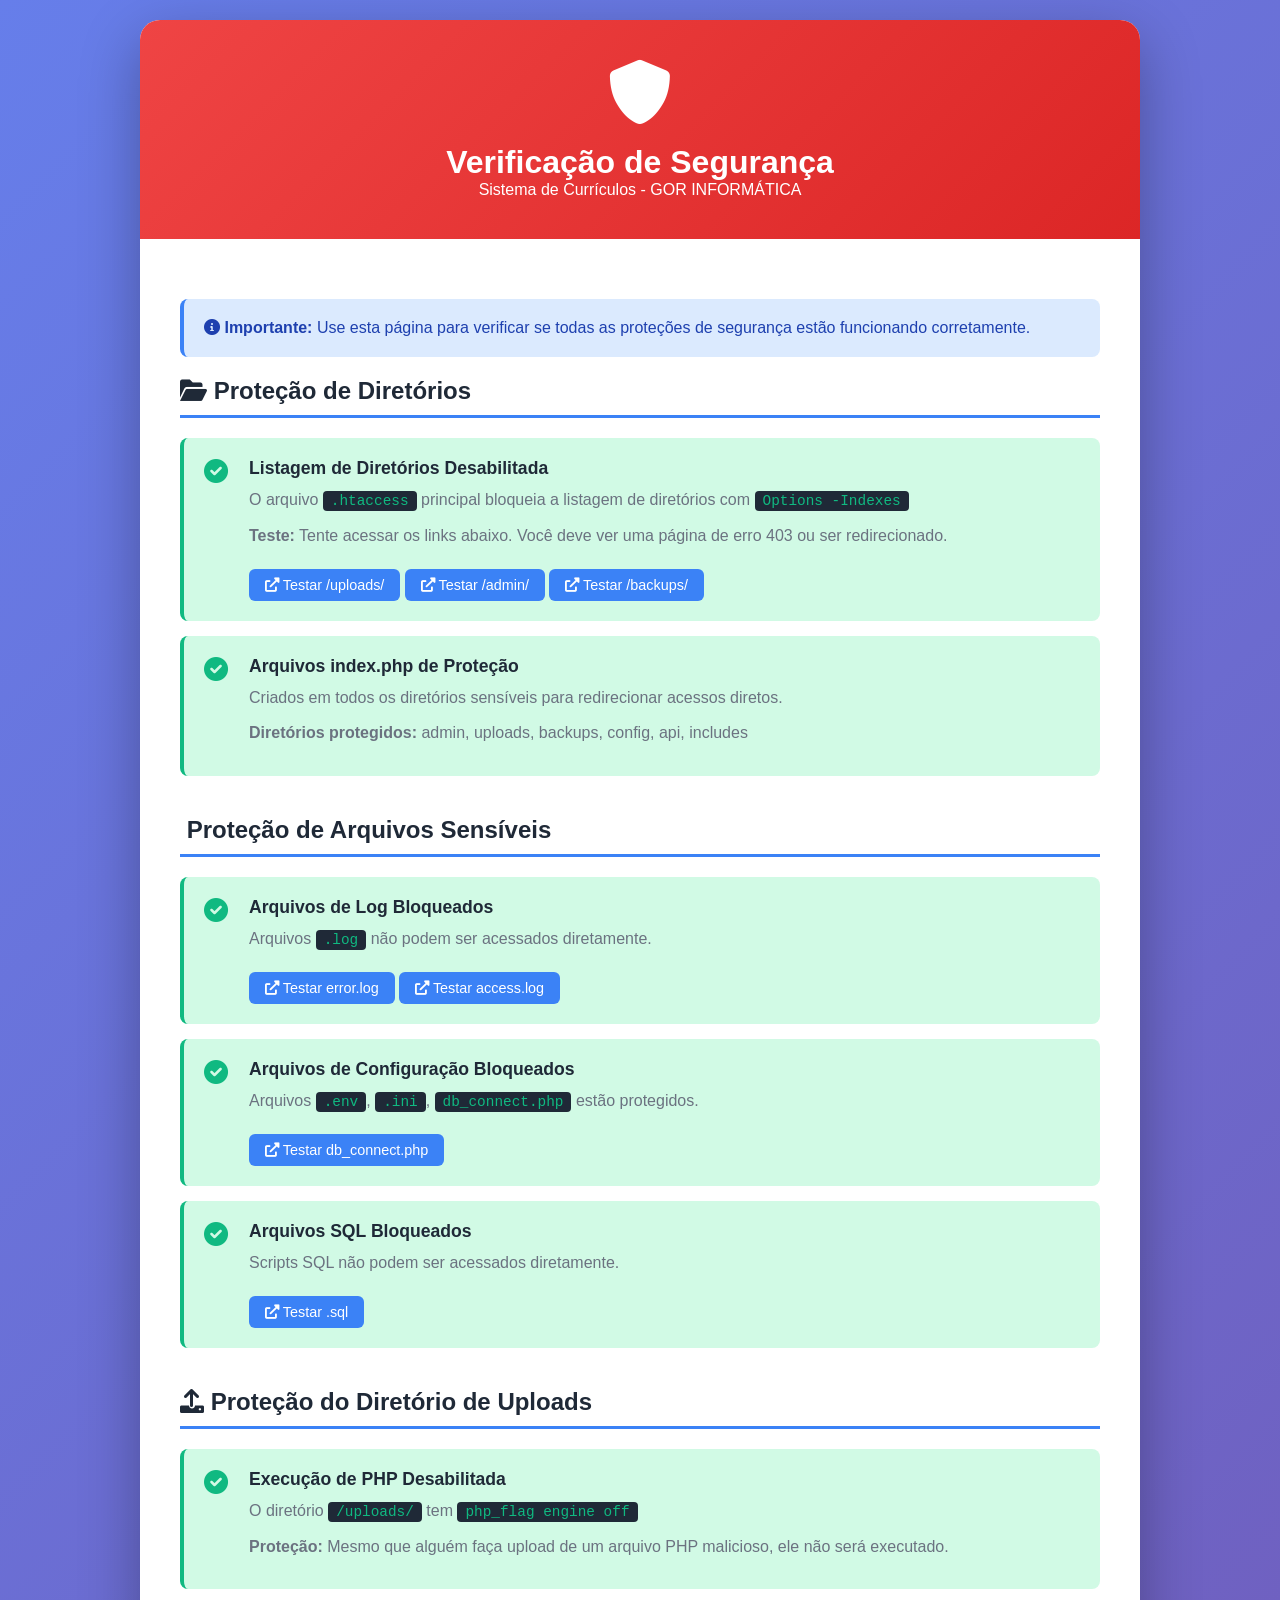
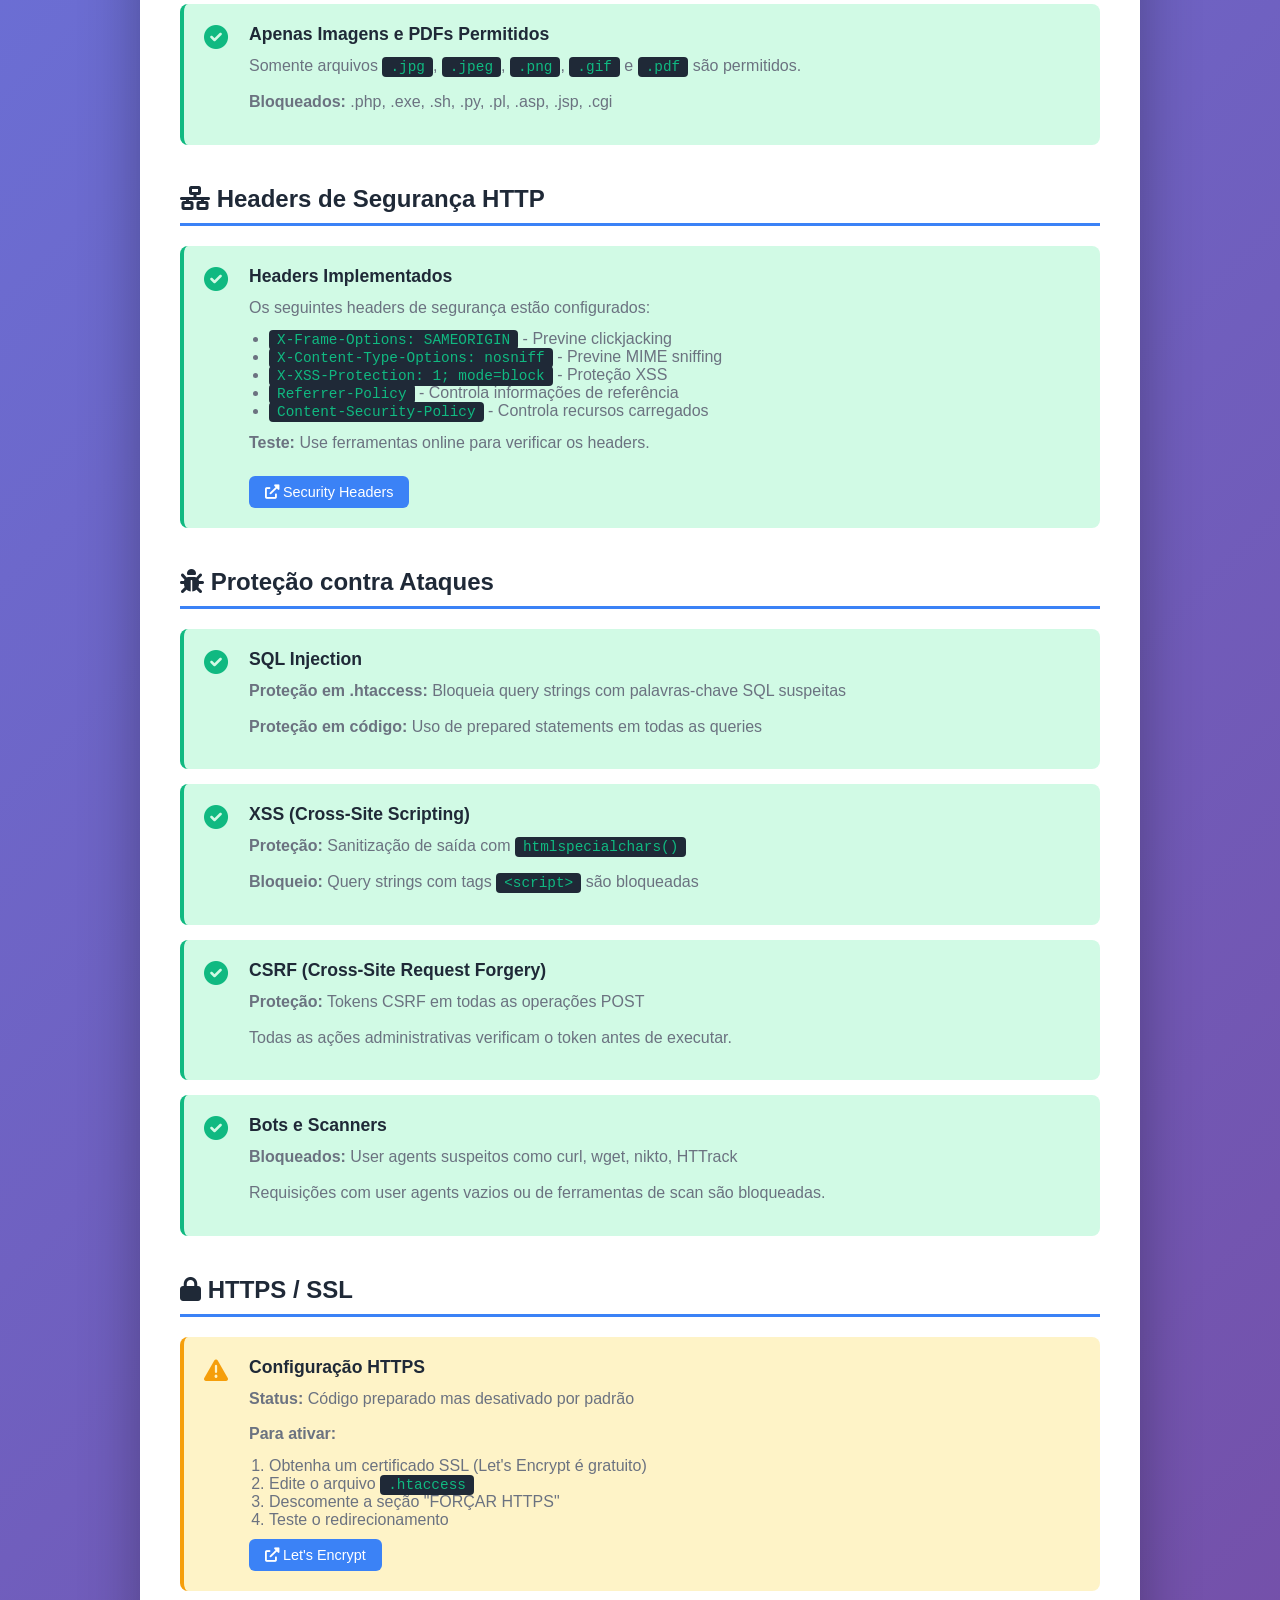
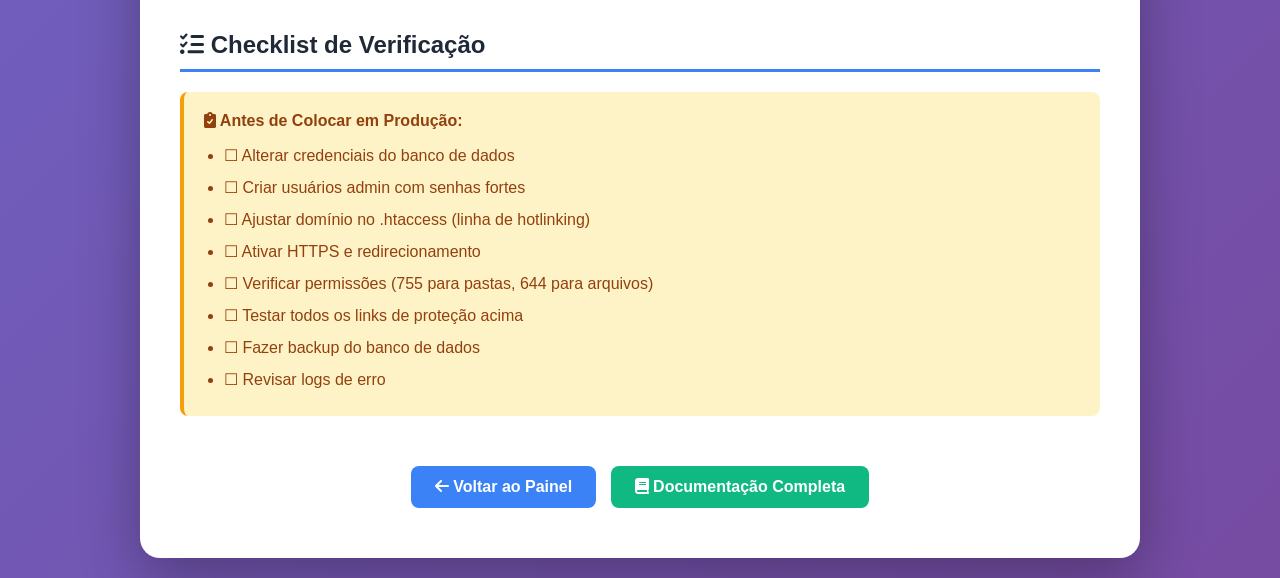
<file: VERIFICACAO_SEGURANCA.html>
<!DOCTYPE html>
<html lang="pt-BR">
<head>
    <meta charset="UTF-8">
    <meta name="viewport" content="width=device-width, initial-scale=1.0">
    <title>Verificação de Segurança - Sistema de Currículos</title>
    <link href="https://cdnjs.cloudflare.com/ajax/libs/font-awesome/6.0.0/css/all.min.css" rel="stylesheet">
    <style>
        * {
            margin: 0;
            padding: 0;
            box-sizing: border-box;
        }
        
        body {
            font-family: 'Segoe UI', Tahoma, Geneva, Verdana, sans-serif;
            background: linear-gradient(135deg, #667eea 0%, #764ba2 100%);
            min-height: 100vh;
            padding: 20px;
        }
        
        .container {
            max-width: 1000px;
            margin: 0 auto;
            background: white;
            border-radius: 20px;
            box-shadow: 0 20px 60px rgba(0,0,0,0.3);
            overflow: hidden;
        }
        
        .header {
            background: linear-gradient(135deg, #ef4444 0%, #dc2626 100%);
            color: white;
            padding: 40px;
            text-align: center;
        }
        
        .header i {
            font-size: 4rem;
            margin-bottom: 20px;
        }
        
        .content {
            padding: 40px;
        }
        
        .section {
            margin-bottom: 40px;
        }
        
        .section h2 {
            color: #1f2937;
            margin-bottom: 20px;
            padding-bottom: 10px;
            border-bottom: 3px solid #3b82f6;
        }
        
        .check-item {
            background: #f8fafc;
            padding: 20px;
            margin-bottom: 15px;
            border-radius: 8px;
            border-left: 4px solid #6b7280;
            display: flex;
            align-items: start;
            gap: 15px;
        }
        
        .check-item.success {
            border-left-color: #10b981;
            background: #d1fae5;
        }
        
        .check-item.warning {
            border-left-color: #f59e0b;
            background: #fef3c7;
        }
        
        .check-item.danger {
            border-left-color: #ef4444;
            background: #fee2e2;
        }
        
        .check-icon {
            font-size: 1.5rem;
            min-width: 30px;
        }
        
        .check-icon.success { color: #10b981; }
        .check-icon.warning { color: #f59e0b; }
        .check-icon.danger { color: #ef4444; }
        
        .check-content h3 {
            color: #1f2937;
            margin-bottom: 8px;
            font-size: 1.1rem;
        }
        
        .check-content p {
            color: #6b7280;
            line-height: 1.6;
            margin-bottom: 10px;
        }
        
        .test-link {
            display: inline-block;
            background: #3b82f6;
            color: white;
            padding: 8px 16px;
            border-radius: 6px;
            text-decoration: none;
            font-size: 0.9rem;
            margin-top: 10px;
            transition: all 0.3s ease;
        }
        
        .test-link:hover {
            background: #2563eb;
            transform: translateY(-2px);
        }
        
        .alert {
            padding: 20px;
            border-radius: 8px;
            margin: 20px 0;
        }
        
        .alert-info {
            background: #dbeafe;
            border-left: 4px solid #3b82f6;
            color: #1e40af;
        }
        
        .alert-warning {
            background: #fef3c7;
            border-left: 4px solid #f59e0b;
            color: #92400e;
        }
        
        code {
            background: #1f2937;
            color: #10b981;
            padding: 2px 8px;
            border-radius: 4px;
            font-family: 'Courier New', monospace;
            font-size: 0.9rem;
        }
        
        .btn {
            display: inline-block;
            background: #3b82f6;
            color: white;
            padding: 12px 24px;
            border-radius: 8px;
            text-decoration: none;
            font-weight: 600;
            margin: 10px 5px;
            transition: all 0.3s ease;
        }
        
        .btn:hover {
            background: #2563eb;
            transform: translateY(-2px);
        }
        
        .btn-success {
            background: #10b981;
        }
        
        .btn-success:hover {
            background: #059669;
        }
    </style>
</head>
<body>
    <div class="container">
        <div class="header">
            <i class="fas fa-shield-alt"></i>
            <h1>Verificação de Segurança</h1>
            <p>Sistema de Currículos - GOR INFORMÁTICA</p>
        </div>
        
        <div class="content">
            <div class="alert alert-info">
                <strong><i class="fas fa-info-circle"></i> Importante:</strong> 
                Use esta página para verificar se todas as proteções de segurança estão funcionando corretamente.
            </div>
            
            <!-- Seção 1: Proteção de Diretórios -->
            <div class="section">
                <h2><i class="fas fa-folder-open"></i> Proteção de Diretórios</h2>
                
                <div class="check-item success">
                    <div class="check-icon success">
                        <i class="fas fa-check-circle"></i>
                    </div>
                    <div class="check-content">
                        <h3>Listagem de Diretórios Desabilitada</h3>
                        <p>O arquivo <code>.htaccess</code> principal bloqueia a listagem de diretórios com <code>Options -Indexes</code></p>
                        <p><strong>Teste:</strong> Tente acessar os links abaixo. Você deve ver uma página de erro 403 ou ser redirecionado.</p>
                        <a href="uploads/" class="test-link" target="_blank"><i class="fas fa-external-link-alt"></i> Testar /uploads/</a>
                        <a href="admin/" class="test-link" target="_blank"><i class="fas fa-external-link-alt"></i> Testar /admin/</a>
                        <a href="backups/" class="test-link" target="_blank"><i class="fas fa-external-link-alt"></i> Testar /backups/</a>
                    </div>
                </div>
                
                <div class="check-item success">
                    <div class="check-icon success">
                        <i class="fas fa-check-circle"></i>
                    </div>
                    <div class="check-content">
                        <h3>Arquivos index.php de Proteção</h3>
                        <p>Criados em todos os diretórios sensíveis para redirecionar acessos diretos.</p>
                        <p><strong>Diretórios protegidos:</strong> admin, uploads, backups, config, api, includes</p>
                    </div>
                </div>
            </div>
            
            <!-- Seção 2: Proteção de Arquivos -->
            <div class="section">
                <h2><i class="fas fa-file-shield"></i> Proteção de Arquivos Sensíveis</h2>
                
                <div class="check-item success">
                    <div class="check-icon success">
                        <i class="fas fa-check-circle"></i>
                    </div>
                    <div class="check-content">
                        <h3>Arquivos de Log Bloqueados</h3>
                        <p>Arquivos <code>.log</code> não podem ser acessados diretamente.</p>
                        <a href="error.log" class="test-link" target="_blank"><i class="fas fa-external-link-alt"></i> Testar error.log</a>
                        <a href="access.log" class="test-link" target="_blank"><i class="fas fa-external-link-alt"></i> Testar access.log</a>
                    </div>
                </div>
                
                <div class="check-item success">
                    <div class="check-icon success">
                        <i class="fas fa-check-circle"></i>
                    </div>
                    <div class="check-content">
                        <h3>Arquivos de Configuração Bloqueados</h3>
                        <p>Arquivos <code>.env</code>, <code>.ini</code>, <code>db_connect.php</code> estão protegidos.</p>
                        <a href="db_connect.php" class="test-link" target="_blank"><i class="fas fa-external-link-alt"></i> Testar db_connect.php</a>
                    </div>
                </div>
                
                <div class="check-item success">
                    <div class="check-icon success">
                        <i class="fas fa-check-circle"></i>
                    </div>
                    <div class="check-content">
                        <h3>Arquivos SQL Bloqueados</h3>
                        <p>Scripts SQL não podem ser acessados diretamente.</p>
                        <a href="create_contact_table.sql" class="test-link" target="_blank"><i class="fas fa-external-link-alt"></i> Testar .sql</a>
                    </div>
                </div>
            </div>
            
            <!-- Seção 3: Proteção de Uploads -->
            <div class="section">
                <h2><i class="fas fa-upload"></i> Proteção do Diretório de Uploads</h2>
                
                <div class="check-item success">
                    <div class="check-icon success">
                        <i class="fas fa-check-circle"></i>
                    </div>
                    <div class="check-content">
                        <h3>Execução de PHP Desabilitada</h3>
                        <p>O diretório <code>/uploads/</code> tem <code>php_flag engine off</code></p>
                        <p><strong>Proteção:</strong> Mesmo que alguém faça upload de um arquivo PHP malicioso, ele não será executado.</p>
                    </div>
                </div>
                
                <div class="check-item success">
                    <div class="check-icon success">
                        <i class="fas fa-check-circle"></i>
                    </div>
                    <div class="check-content">
                        <h3>Apenas Imagens e PDFs Permitidos</h3>
                        <p>Somente arquivos <code>.jpg</code>, <code>.jpeg</code>, <code>.png</code>, <code>.gif</code> e <code>.pdf</code> são permitidos.</p>
                        <p><strong>Bloqueados:</strong> .php, .exe, .sh, .py, .pl, .asp, .jsp, .cgi</p>
                    </div>
                </div>
            </div>
            
            <!-- Seção 4: Headers de Segurança -->
            <div class="section">
                <h2><i class="fas fa-network-wired"></i> Headers de Segurança HTTP</h2>
                
                <div class="check-item success">
                    <div class="check-icon success">
                        <i class="fas fa-check-circle"></i>
                    </div>
                    <div class="check-content">
                        <h3>Headers Implementados</h3>
                        <p>Os seguintes headers de segurança estão configurados:</p>
                        <ul style="margin-top: 10px; padding-left: 20px; color: #6b7280;">
                            <li><code>X-Frame-Options: SAMEORIGIN</code> - Previne clickjacking</li>
                            <li><code>X-Content-Type-Options: nosniff</code> - Previne MIME sniffing</li>
                            <li><code>X-XSS-Protection: 1; mode=block</code> - Proteção XSS</li>
                            <li><code>Referrer-Policy</code> - Controla informações de referência</li>
                            <li><code>Content-Security-Policy</code> - Controla recursos carregados</li>
                        </ul>
                        <p style="margin-top: 10px;"><strong>Teste:</strong> Use ferramentas online para verificar os headers.</p>
                        <a href="https://securityheaders.com/" class="test-link" target="_blank"><i class="fas fa-external-link-alt"></i> Security Headers</a>
                    </div>
                </div>
            </div>
            
            <!-- Seção 5: Proteção contra Ataques -->
            <div class="section">
                <h2><i class="fas fa-bug"></i> Proteção contra Ataques</h2>
                
                <div class="check-item success">
                    <div class="check-icon success">
                        <i class="fas fa-check-circle"></i>
                    </div>
                    <div class="check-content">
                        <h3>SQL Injection</h3>
                        <p><strong>Proteção em .htaccess:</strong> Bloqueia query strings com palavras-chave SQL suspeitas</p>
                        <p><strong>Proteção em código:</strong> Uso de prepared statements em todas as queries</p>
                    </div>
                </div>
                
                <div class="check-item success">
                    <div class="check-icon success">
                        <i class="fas fa-check-circle"></i>
                    </div>
                    <div class="check-content">
                        <h3>XSS (Cross-Site Scripting)</h3>
                        <p><strong>Proteção:</strong> Sanitização de saída com <code>htmlspecialchars()</code></p>
                        <p><strong>Bloqueio:</strong> Query strings com tags <code>&lt;script&gt;</code> são bloqueadas</p>
                    </div>
                </div>
                
                <div class="check-item success">
                    <div class="check-icon success">
                        <i class="fas fa-check-circle"></i>
                    </div>
                    <div class="check-content">
                        <h3>CSRF (Cross-Site Request Forgery)</h3>
                        <p><strong>Proteção:</strong> Tokens CSRF em todas as operações POST</p>
                        <p>Todas as ações administrativas verificam o token antes de executar.</p>
                    </div>
                </div>
                
                <div class="check-item success">
                    <div class="check-icon success">
                        <i class="fas fa-check-circle"></i>
                    </div>
                    <div class="check-content">
                        <h3>Bots e Scanners</h3>
                        <p><strong>Bloqueados:</strong> User agents suspeitos como curl, wget, nikto, HTTrack</p>
                        <p>Requisições com user agents vazios ou de ferramentas de scan são bloqueadas.</p>
                    </div>
                </div>
            </div>
            
            <!-- Seção 6: HTTPS -->
            <div class="section">
                <h2><i class="fas fa-lock"></i> HTTPS / SSL</h2>
                
                <div class="check-item warning">
                    <div class="check-icon warning">
                        <i class="fas fa-exclamation-triangle"></i>
                    </div>
                    <div class="check-content">
                        <h3>Configuração HTTPS</h3>
                        <p><strong>Status:</strong> Código preparado mas desativado por padrão</p>
                        <p><strong>Para ativar:</strong></p>
                        <ol style="margin-top: 10px; padding-left: 20px; color: #6b7280;">
                            <li>Obtenha um certificado SSL (Let's Encrypt é gratuito)</li>
                            <li>Edite o arquivo <code>.htaccess</code></li>
                            <li>Descomente a seção "FORÇAR HTTPS"</li>
                            <li>Teste o redirecionamento</li>
                        </ol>
                        <a href="https://letsencrypt.org/" class="test-link" target="_blank"><i class="fas fa-external-link-alt"></i> Let's Encrypt</a>
                    </div>
                </div>
            </div>
            
            <!-- Checklist Final -->
            <div class="section">
                <h2><i class="fas fa-tasks"></i> Checklist de Verificação</h2>
                
                <div class="alert alert-warning">
                    <strong><i class="fas fa-clipboard-check"></i> Antes de Colocar em Produção:</strong>
                    <ul style="margin-top: 10px; padding-left: 20px; line-height: 2;">
                        <li>☐ Alterar credenciais do banco de dados</li>
                        <li>☐ Criar usuários admin com senhas fortes</li>
                        <li>☐ Ajustar domínio no .htaccess (linha de hotlinking)</li>
                        <li>☐ Ativar HTTPS e redirecionamento</li>
                        <li>☐ Verificar permissões (755 para pastas, 644 para arquivos)</li>
                        <li>☐ Testar todos os links de proteção acima</li>
                        <li>☐ Fazer backup do banco de dados</li>
                        <li>☐ Revisar logs de erro</li>
                    </ul>
                </div>
            </div>
            
            <div style="text-align: center; margin-top: 40px;">
                <a href="admin.php" class="btn"><i class="fas fa-arrow-left"></i> Voltar ao Painel</a>
                <a href="SEGURANCA_SISTEMA.md" class="btn btn-success"><i class="fas fa-book"></i> Documentação Completa</a>
            </div>
        </div>
    </div>
</body>
</html>
</file>
